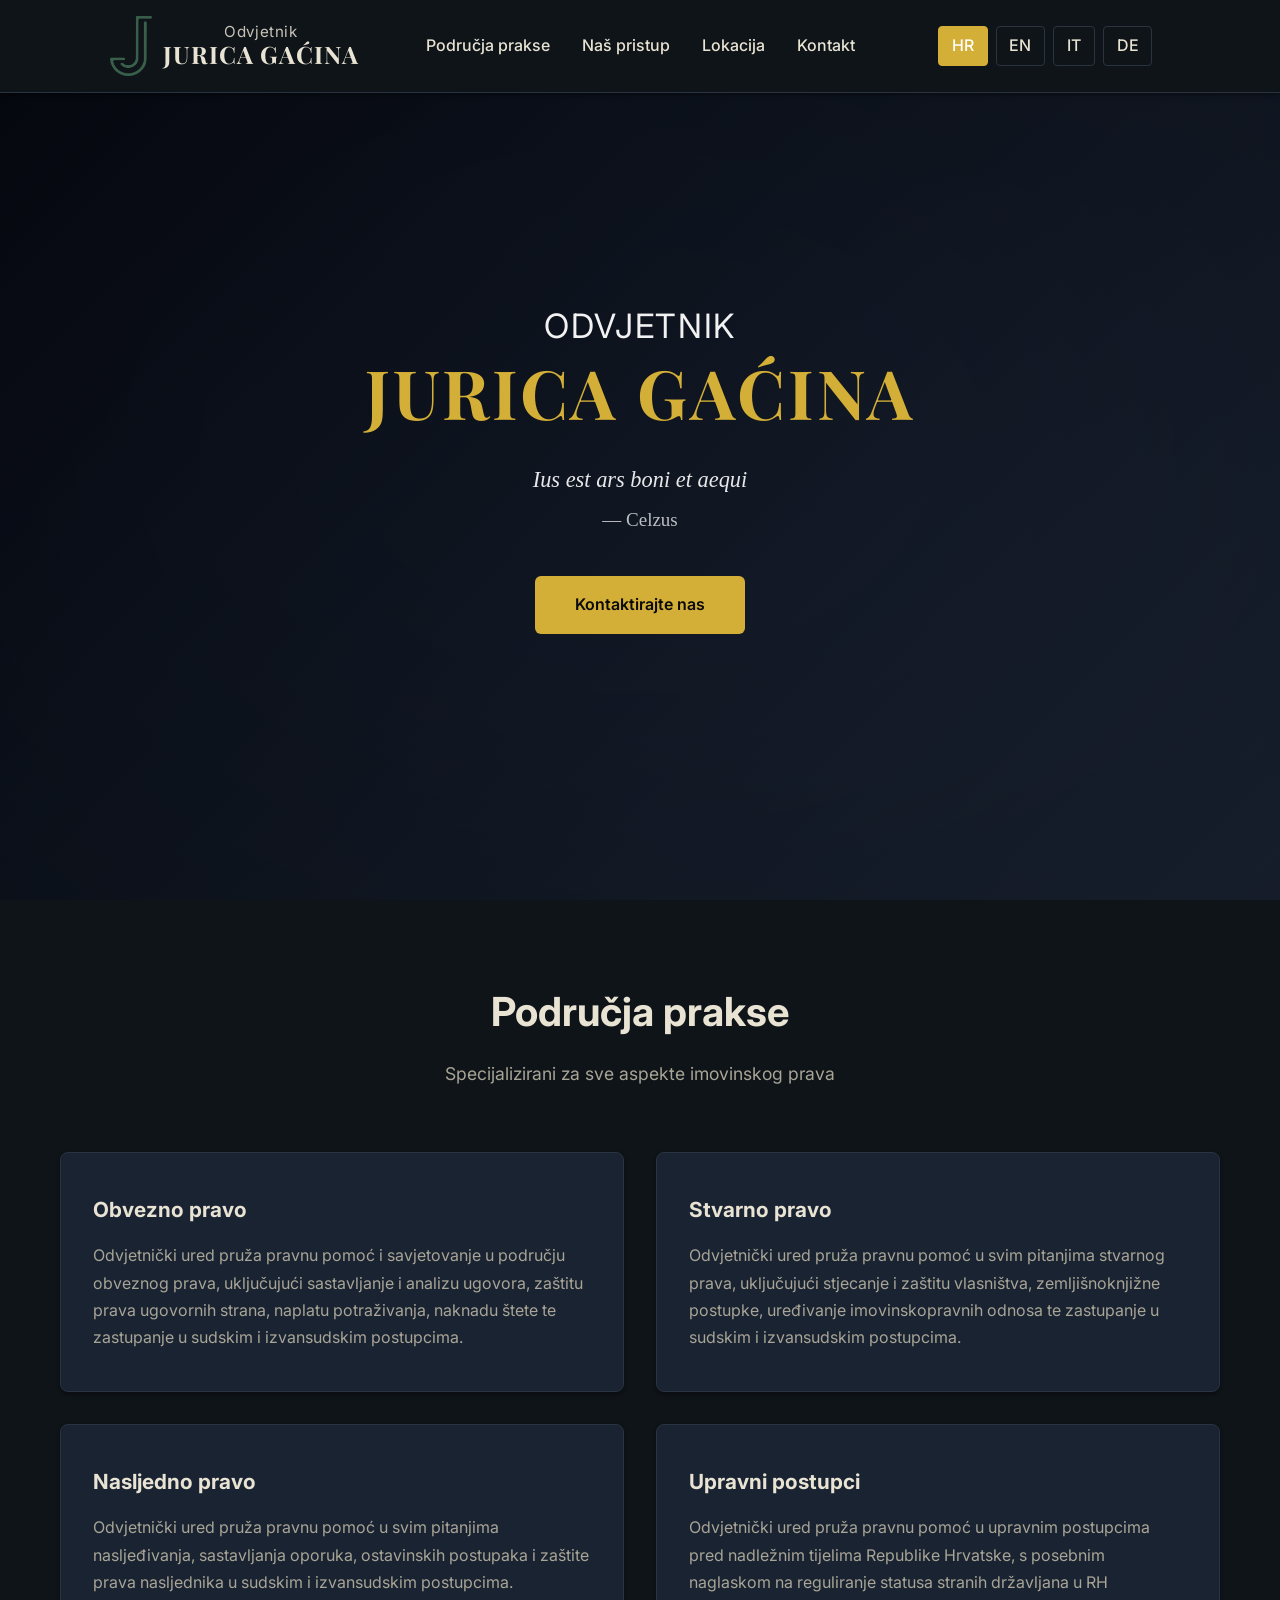
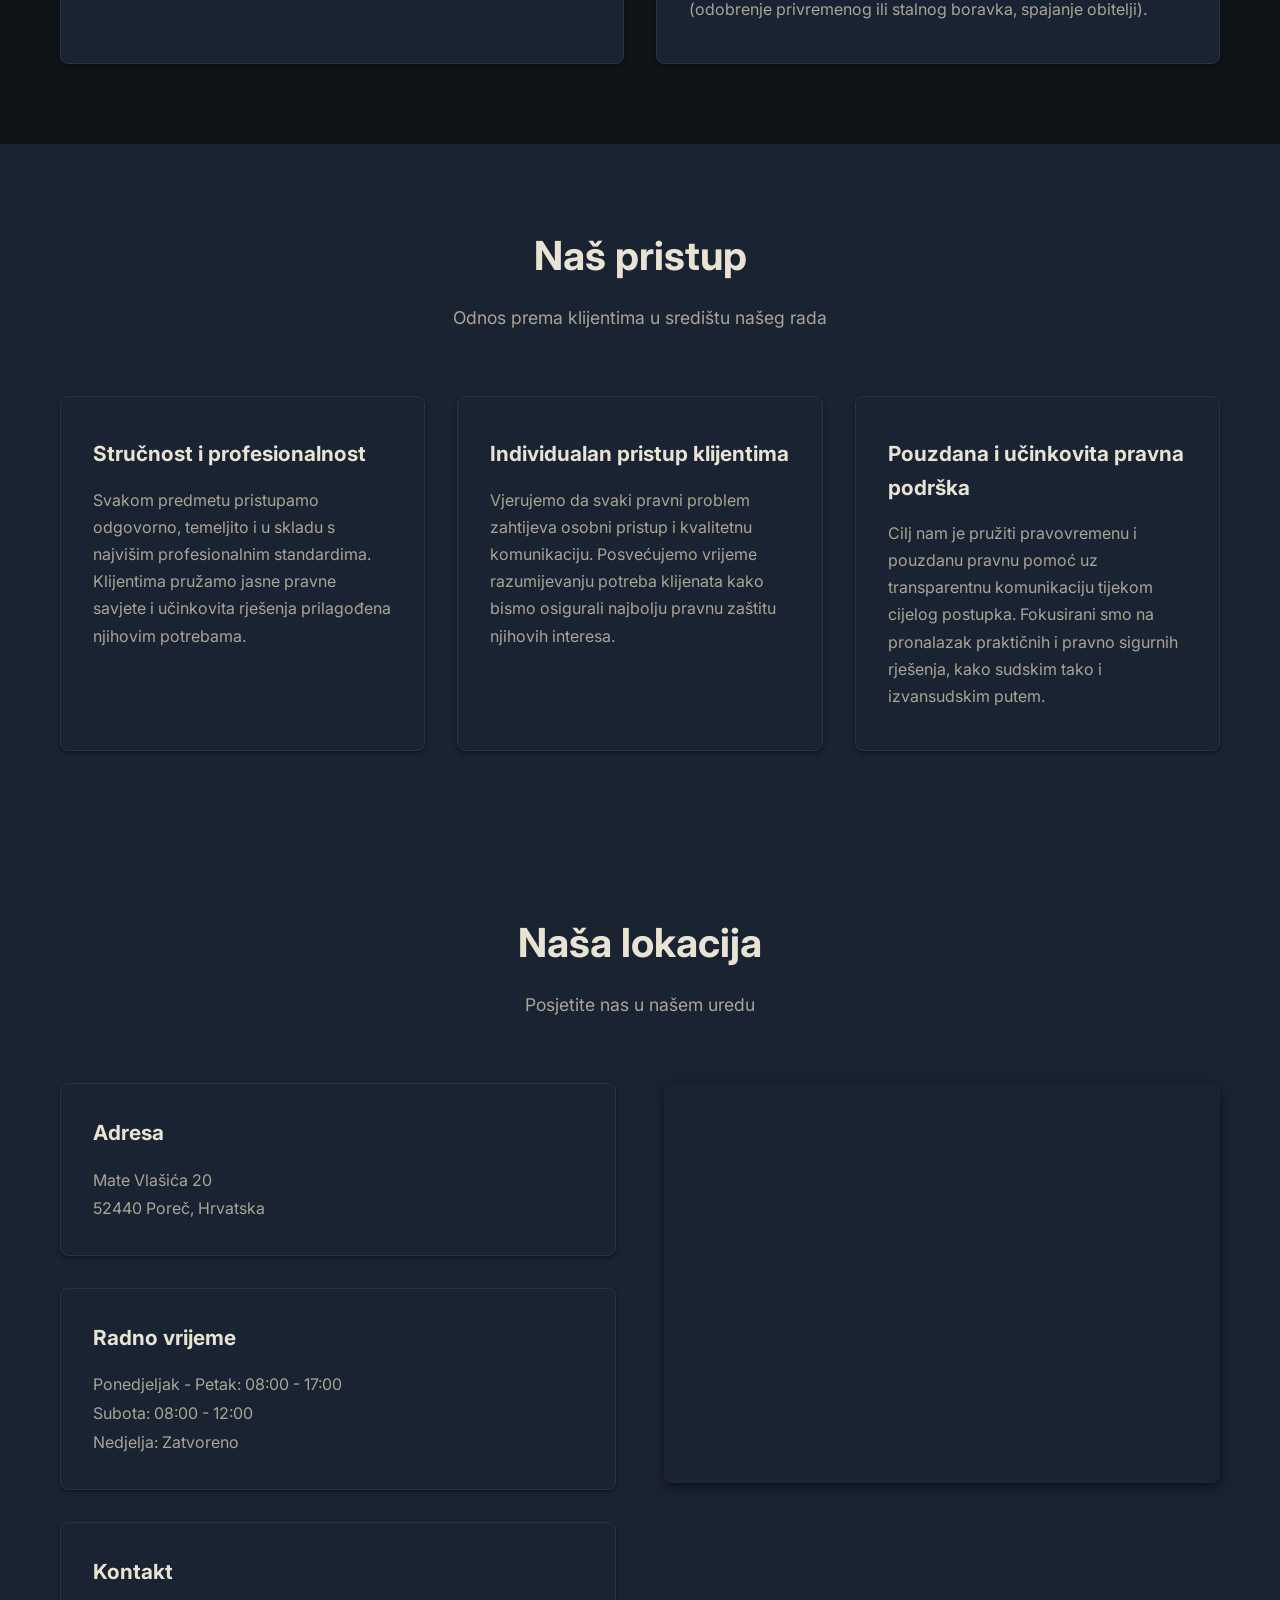
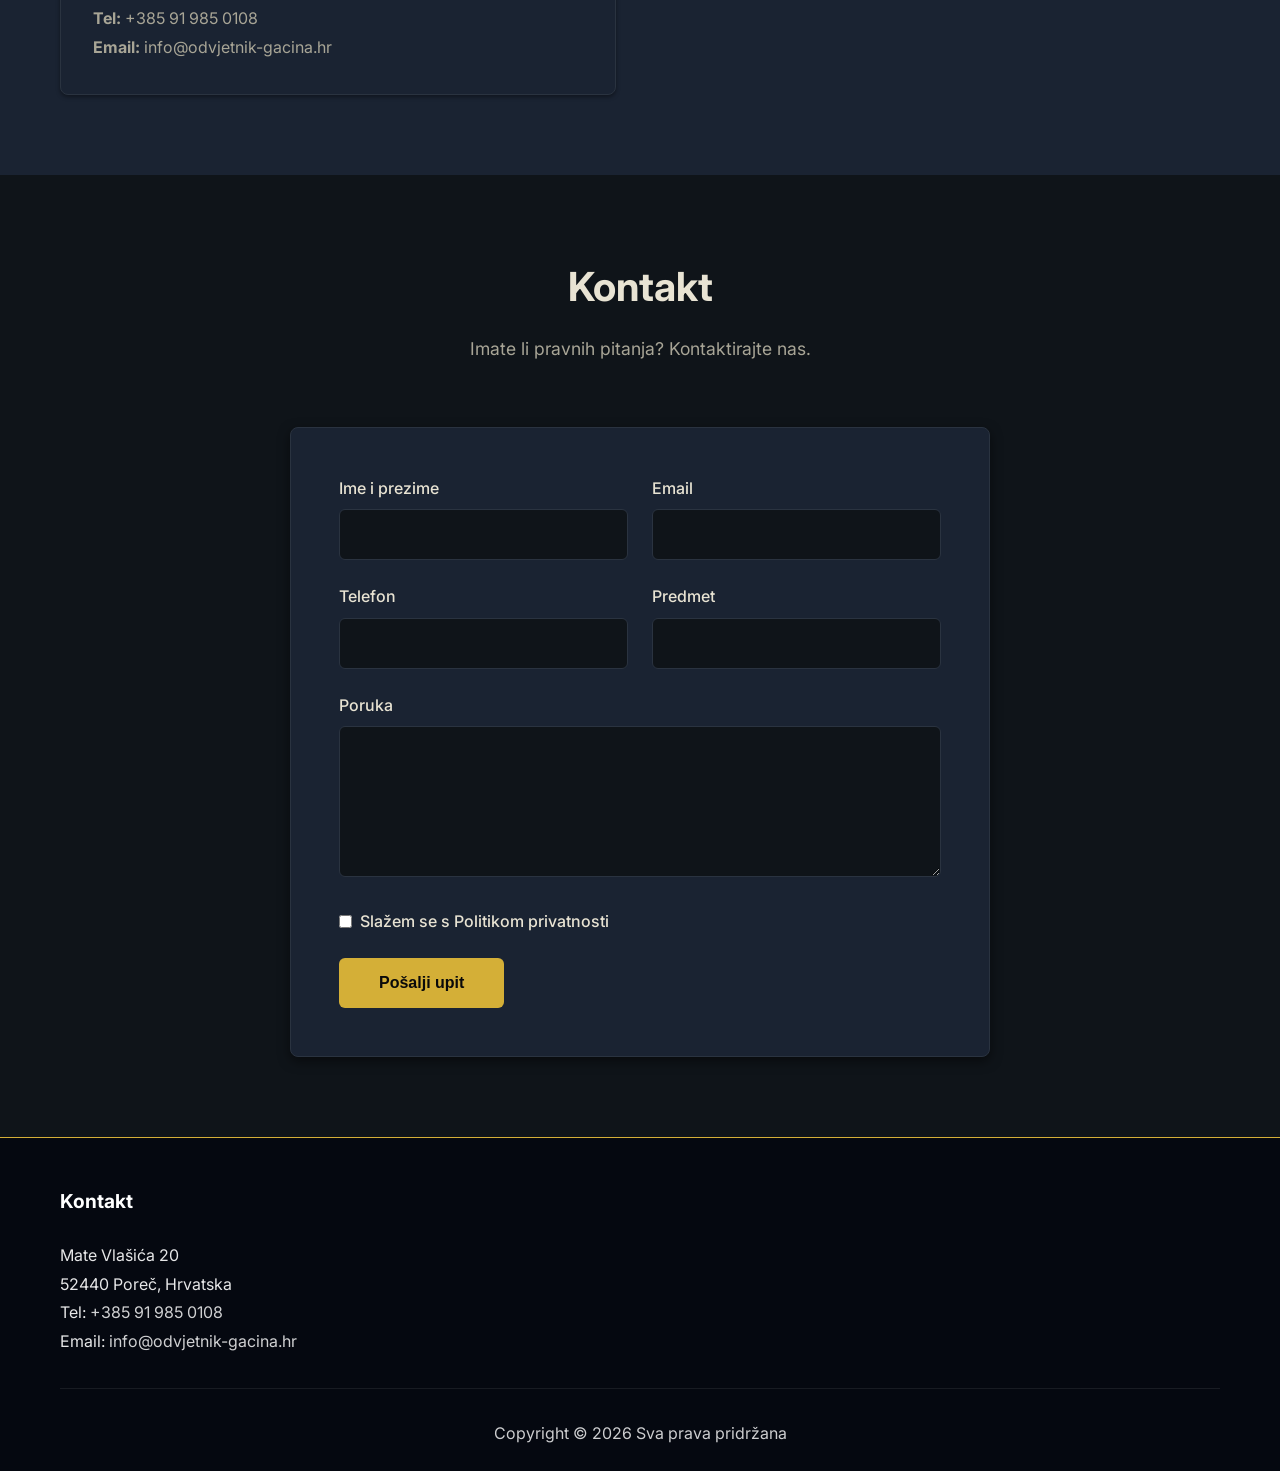
<file: index.html>
<!DOCTYPE html>
<!--
  SOURCE TEMPLATE — do not edit the generated index.html / en|it|de/index.html.
  Edit this file (structure) and translations.js (content), then run: node build.js
  Tokens ({{...}}) and every data-i18n element are filled in per language by build.js.
-->
<html lang="hr" data-theme="midnight" data-presentation="true">
<head>
    <meta charset="UTF-8">
    <meta name="viewport" content="width=device-width, initial-scale=1.0">
    <title>Odvjetnik Poreč – Jurica Gaćina | Imovinsko pravo</title>
    <meta name="description" content="Odvjetnik u Poreču – Jurica Gaćina. Imovinsko pravo: kupoprodaja nekretnina, nasljeđivanje, ugovori i pravni sporovi.">
    <meta name="keywords" content="odvjetnik Poreč, odvjetnik Porec, odvjetnički ured Poreč, imovinsko pravo Poreč, pravnik Poreč, odvjetnik Jurica Gaćina">
    <meta name="author" content="Jurica Gaćina">
    <meta name="robots" content="index, follow">
    <meta name="theme-color" content="#0f1821">
    <link rel="canonical" href="https://odvjetnik-gacina.hr/">

    <!-- Alternate language versions -->
    <link rel="alternate" hreflang="hr" href="https://odvjetnik-gacina.hr/">
    <link rel="alternate" hreflang="en" href="https://odvjetnik-gacina.hr/en/">
    <link rel="alternate" hreflang="it" href="https://odvjetnik-gacina.hr/it/">
    <link rel="alternate" hreflang="de" href="https://odvjetnik-gacina.hr/de/">
    <link rel="alternate" hreflang="x-default" href="https://odvjetnik-gacina.hr/">

    <!-- Open Graph (social sharing) -->
    <meta property="og:type" content="website">
    <meta property="og:site_name" content="Odvjetnik Jurica Gaćina">
    <meta property="og:title" content="Odvjetnik Poreč – Jurica Gaćina | Imovinsko pravo">
    <meta property="og:description" content="Odvjetnik u Poreču – Jurica Gaćina. Imovinsko pravo: kupoprodaja nekretnina, nasljeđivanje, ugovori i pravni sporovi.">
    <meta property="og:url" content="https://odvjetnik-gacina.hr/">
    <meta property="og:image" content="https://odvjetnik-gacina.hr/img/logo/FullLogo_Transparent_NoBuffer.png">
    <meta property="og:image:alt" content="Odvjetnik Jurica Gaćina">
    <meta property="og:locale" content="hr_HR">
    <meta property="og:locale:alternate" content="en_US">
    <meta property="og:locale:alternate" content="it_IT">
    <meta property="og:locale:alternate" content="de_DE">

    <!-- Twitter Card -->
    <meta name="twitter:card" content="summary">
    <meta name="twitter:title" content="Odvjetnik Poreč – Jurica Gaćina | Imovinsko pravo">
    <meta name="twitter:description" content="Odvjetnik u Poreču – Jurica Gaćina. Imovinsko pravo: kupoprodaja nekretnina, nasljeđivanje, ugovori i pravni sporovi.">
    <meta name="twitter:image" content="https://odvjetnik-gacina.hr/img/logo/FullLogo_Transparent_NoBuffer.png">

    <link rel="icon" type="image/png" href="/img/logo/FullLogo_Transparent_NoBuffer.png">
    <link rel="apple-touch-icon" href="/img/logo/FullLogo_Transparent_NoBuffer.png">
    <!-- Preload the self-hosted default name font so the name renders in Playfair
         on first paint (no fallback-to-Playfair swap). -->
    <link rel="preload" as="font" type="font/woff2" href="/fonts/playfair-display-700-latin.woff2" crossorigin>
    <link rel="preload" as="font" type="font/woff2" href="/fonts/playfair-display-700-latin-ext.woff2" crossorigin>
    <link rel="stylesheet" href="/styles.css">
    <link rel="preconnect" href="https://fonts.googleapis.com">
    <link rel="preconnect" href="https://fonts.gstatic.com" crossorigin>
    <link rel="preconnect" href="https://images.unsplash.com">
    <link href="https://fonts.googleapis.com/css2?family=Inter:wght@300;400;500;600;700&display=swap" rel="stylesheet">

    <!-- Structured data for local SEO (rich results in Google).
         NOTE: streetAddress, telephone, email and geo coordinates below are
         placeholders — replace them with the real office details. -->
    <script type="application/ld+json">
    {
      "@context": "https://schema.org",
      "@type": "Attorney",
      "@id": "https://odvjetnik-gacina.hr/#attorney",
      "name": "Odvjetnik Jurica Gaćina",
      "alternateName": "Odvjetnik Jurica Gacina",
      "url": "https://odvjetnik-gacina.hr/",
      "image": "https://odvjetnik-gacina.hr/img/logo/FullLogo_Transparent_NoBuffer.png",
      "logo": "https://odvjetnik-gacina.hr/img/logo/FullLogo_Transparent_NoBuffer.png",
      "description": "Odvjetnik u Poreču – Jurica Gaćina. Imovinsko pravo: kupoprodaja nekretnina, nasljeđivanje, ugovori i pravni sporovi.",
      "inLanguage": "hr",
      "telephone": "+385 91 985 0108",
      "email": "info@odvjetnik-gacina.hr",
      "priceRange": "$$",
      "knowsLanguage": ["hr", "en", "it", "de"],
      "address": {
        "@type": "PostalAddress",
        "streetAddress": "Mate Vlašića 20",
        "addressLocality": "Poreč",
        "addressRegion": "Istarska županija",
        "postalCode": "52440",
        "addressCountry": "HR"
      },
      "geo": {
        "@type": "GeoCoordinates",
        "latitude": 45.226900,
        "longitude": 13.594400
      },
      "hasMap": "https://maps.app.goo.gl/TrtcnzNDRiWtmMmXA",
      "areaServed": {
        "@type": "Country",
        "name": "Hrvatska"
      },
      "openingHoursSpecification": [
        {
          "@type": "OpeningHoursSpecification",
          "dayOfWeek": ["Monday", "Tuesday", "Wednesday", "Thursday", "Friday"],
          "opens": "08:00",
          "closes": "17:00"
        },
        {
          "@type": "OpeningHoursSpecification",
          "dayOfWeek": "Saturday",
          "opens": "08:00",
          "closes": "12:00"
        }
      ]
    }
    </script>
</head>
<body>
    <!-- Navigation -->
    <header class="site-header">
        <nav class="navbar" id="navbar">
            <div class="container">
                <div class="nav-content">
                    <a href="#home" class="logo">
                        <img class="logo-icon" src="/img/logo/FullLogo_Transparent_NoBuffer.png" alt="Jurica Gaćina logo" width="1280" height="1860" decoding="async">
                        <span class="logo-text">
                            <span class="logo-role">Odvjetnik</span>
                            <span class="logo-name">Jurica Gaćina</span>
                        </span>
                    </a>
                    <div class="nav-right">
                        <ul class="nav-links">
                            <li><a href="#practice">Područja prakse</a></li>
                            <li><a href="#approach">Naš pristup</a></li>
                            <li><a href="#location">Lokacija</a></li>
                            <li><a href="#contact">Kontakt</a></li>
                        </ul>
                        <div class="language-switcher">
                            <a class="lang-btn active" data-lang="hr" href="/">HR</a>
                            <a class="lang-btn" data-lang="en" href="/en/">EN</a>
                            <a class="lang-btn" data-lang="it" href="/it/">IT</a>
                            <a class="lang-btn" data-lang="de" href="/de/">DE</a>
                        </div>
                        <select id="language-select" class="language-select" aria-label="Select language">
                            <option value="/" data-lang="hr" selected>HR</option>
                            <option value="/en/" data-lang="en">EN</option>
                            <option value="/it/" data-lang="it">IT</option>
                            <option value="/de/" data-lang="de">DE</option>
                        </select>
                        <button class="mobile-menu-toggle" aria-label="Toggle menu">
                            <span></span>
                            <span></span>
                            <span></span>
                        </button>
                    </div>
                </div>
            </div>
        </nav>
    </header>

    <!-- Hero Section -->
    <section id="home" class="hero">
        <div class="container">
            <div class="hero-content">
                <h1 class="hero-heading">
                    <span class="hero-title">Odvjetnik</span>
                    <span class="hero-name">Jurica Gaćina</span>
                </h1>
                <p class="hero-quote">
                    <em>Ius est ars boni et aequi</em>
                    <span class="hero-quote-author">— Celzus</span>
                </p>
                <a href="#contact" class="btn btn-primary">Kontaktirajte nas</a>
            </div>
        </div>
        <div class="hero-overlay"></div>
    </section>

    <!-- Practice Areas Section -->
    <section id="practice" class="section practice-section">
        <div class="container">
            <div class="section-header">
                <h2>Područja prakse</h2>
                <p>Specijalizirani za sve aspekte imovinskog prava</p>
            </div>
            <div class="practice-grid">
                <div class="practice-card">
                    <h3>Obvezno pravo</h3>
                    <p>Odvjetnički ured pruža pravnu pomoć i savjetovanje u području obveznog prava, uključujući sastavljanje i analizu ugovora, zaštitu prava ugovornih strana, naplatu potraživanja, naknadu štete te zastupanje u sudskim i izvansudskim postupcima.</p>
                </div>
                <div class="practice-card">
                    <h3>Stvarno pravo</h3>
                    <p>Odvjetnički ured pruža pravnu pomoć u svim pitanjima stvarnog prava, uključujući stjecanje i zaštitu vlasništva, zemljišnoknjižne postupke, uređivanje imovinskopravnih odnosa te zastupanje u sudskim i izvansudskim postupcima.</p>
                </div>
                <div class="practice-card">
                    <h3>Nasljedno pravo</h3>
                    <p>Odvjetnički ured pruža pravnu pomoć u svim pitanjima nasljeđivanja, sastavljanja oporuka, ostavinskih postupaka i zaštite prava nasljednika u sudskim i izvansudskim postupcima.</p>
                </div>
                <div class="practice-card">
                    <h3>Upravni postupci</h3>
                    <p>Odvjetnički ured pruža pravnu pomoć u upravnim postupcima pred nadležnim tijelima Republike Hrvatske, s posebnim naglaskom na reguliranje statusa stranih državljana u RH (odobrenje privremenog ili stalnog boravka, spajanje obitelji).</p>
                </div>
            </div>
        </div>
    </section>

    <!-- Approach Section -->
    <section id="approach" class="section approach-section">
        <div class="container">
            <div class="section-header">
                <h2>Naš pristup</h2>
                <p>Odnos prema klijentima u središtu našeg rada</p>
            </div>
            <div class="practice-grid">
                <div class="practice-card">
                    <h3>Stručnost i profesionalnost</h3>
                    <p>Svakom predmetu pristupamo odgovorno, temeljito i u skladu s najvišim profesionalnim standardima. Klijentima pružamo jasne pravne savjete i učinkovita rješenja prilagođena njihovim potrebama.</p>
                </div>
                <div class="practice-card">
                    <h3>Individualan pristup klijentima</h3>
                    <p>Vjerujemo da svaki pravni problem zahtijeva osobni pristup i kvalitetnu komunikaciju. Posvećujemo vrijeme razumijevanju potreba klijenata kako bismo osigurali najbolju pravnu zaštitu njihovih interesa.</p>
                </div>
                <div class="practice-card">
                    <h3>Pouzdana i učinkovita pravna podrška</h3>
                    <p>Cilj nam je pružiti pravovremenu i pouzdanu pravnu pomoć uz transparentnu komunikaciju tijekom cijelog postupka. Fokusirani smo na pronalazak praktičnih i pravno sigurnih rješenja, kako sudskim tako i izvansudskim putem.</p>
                </div>
            </div>
        </div>
    </section>

    <!-- Location Section -->
    <section id="location" class="section location-section">
        <div class="container">
            <div class="section-header">
                <h2>Naša lokacija</h2>
                <p>Posjetite nas u našem uredu</p>
            </div>
            <div class="location-content">
                <div class="location-info">
                    <div class="info-item">
                        <h3>Adresa</h3>
                        <p id="office-address">
                            Mate Vlašića 20<br>
                            52440 <span>Poreč</span>, <span>Hrvatska</span>
                        </p>
                    </div>
                    <div class="info-item">
                        <h3>Radno vrijeme</h3>
                        <p id="office-hours">
                            <span>Ponedjeljak - Petak: 08:00 - 17:00</span><br>
                            <span>Subota: 08:00 - 12:00</span><br>
                            <span>Nedjelja: Zatvoreno</span>
                        </p>
                    </div>
                    <div class="info-item">
                        <h3>Kontakt</h3>
                        <p id="office-contact">
                            <strong>Tel:</strong> <a href="tel:+385919850108">+385 91 985 0108</a><br>
                            <strong>Email:</strong> <a href="mailto:info@odvjetnik-gacina.hr">info@odvjetnik-gacina.hr</a>
                        </p>
                    </div>
                </div>
                <div class="location-map">
                    <div class="map-placeholder">
                        <iframe
                            src="https://www.google.com/maps/embed?pb=!1m18!1m12!1m3!1d2703.7477061986474!2d13.602745275962153!3d45.23062684899321!2m3!1f0!2f0!3f0!3m2!1i1024!2i768!4f13.1!3m3!1m2!1s0x477c9700b0893361%3A0x5e7925adca3f9f8e!2sOdvjetnik%20Jurica%20Ga%C4%87ina!5e1!3m2!1sen!2shr!4v1781525818409!5m2!1sen!2shr"
                            width="100%"
                            height="400"
                            style="border:0;"
                            loading="lazy"
                            tabindex="-1"
                            aria-hidden="true"
                            referrerpolicy="no-referrer-when-downgrade">
                        </iframe>
                        <a class="map-overlay" href="https://maps.app.goo.gl/iYdJqwgYqQkV1yTT7" target="_blank" rel="noopener">
                            <span class="sr-only">Otvori lokaciju u Google Mapama</span>
                        </a>
                    </div>
                </div>
            </div>
        </div>
    </section>

    <!-- Contact Section -->
    <section id="contact" class="section contact-section">
        <div class="container">
            <div class="section-header">
                <h2>Kontakt</h2>
                <p>Imate li pravnih pitanja? Kontaktirajte nas.</p>
            </div>
            <div class="contact-content">
                <form id="contact-form" class="contact-form">
                    <div class="form-row">
                        <div class="form-group">
                            <label for="name">Ime i prezime</label>
                            <input type="text" id="name" name="name" required>
                        </div>
                        <div class="form-group">
                            <label for="email">Email</label>
                            <input type="email" id="email" name="email" required>
                        </div>
                    </div>
                    <div class="form-row">
                        <div class="form-group">
                            <label for="phone">Telefon</label>
                            <input type="tel" id="phone" name="phone">
                        </div>
                        <div class="form-group">
                            <label for="subject">Predmet</label>
                            <input type="text" id="subject" name="subject" required>
                        </div>
                    </div>
                    <div class="form-group">
                        <label for="message">Poruka</label>
                        <textarea id="message" name="message" rows="6" required></textarea>
                    </div>
                    <div class="form-group checkbox-group">
                        <label>
                            <input type="checkbox" id="privacy" name="privacy" required>
                            <span>Slažem se s Politikom privatnosti</span>
                        </label>
                    </div>
                    <button type="submit" class="btn btn-primary">Pošalji upit</button>
                    <div id="form-message" class="form-message"></div>
                </form>
            </div>
        </div>
    </section>

    <!-- Footer -->
    <footer class="footer">
        <div class="container">
            <div class="footer-content">
                <div class="footer-col">
                    <h4>Kontakt</h4>
                    <p>
                        Mate Vlašića 20<br>
                        52440 <span>Poreč</span>, <span>Hrvatska</span><br>
                        Tel: <a href="tel:+385919850108">+385 91 985 0108</a><br>
                        Email: <a href="mailto:info@odvjetnik-gacina.hr">info@odvjetnik-gacina.hr</a>
                    </p>
                </div>
            </div>
            <div class="footer-bottom">
                <p>Copyright © <span id="current-year"></span> <span>Sva prava pridržana</span></p>
            </div>
        </div>
    </footer>

    <script src="/app.js"></script>
</body>
</html>
</file>
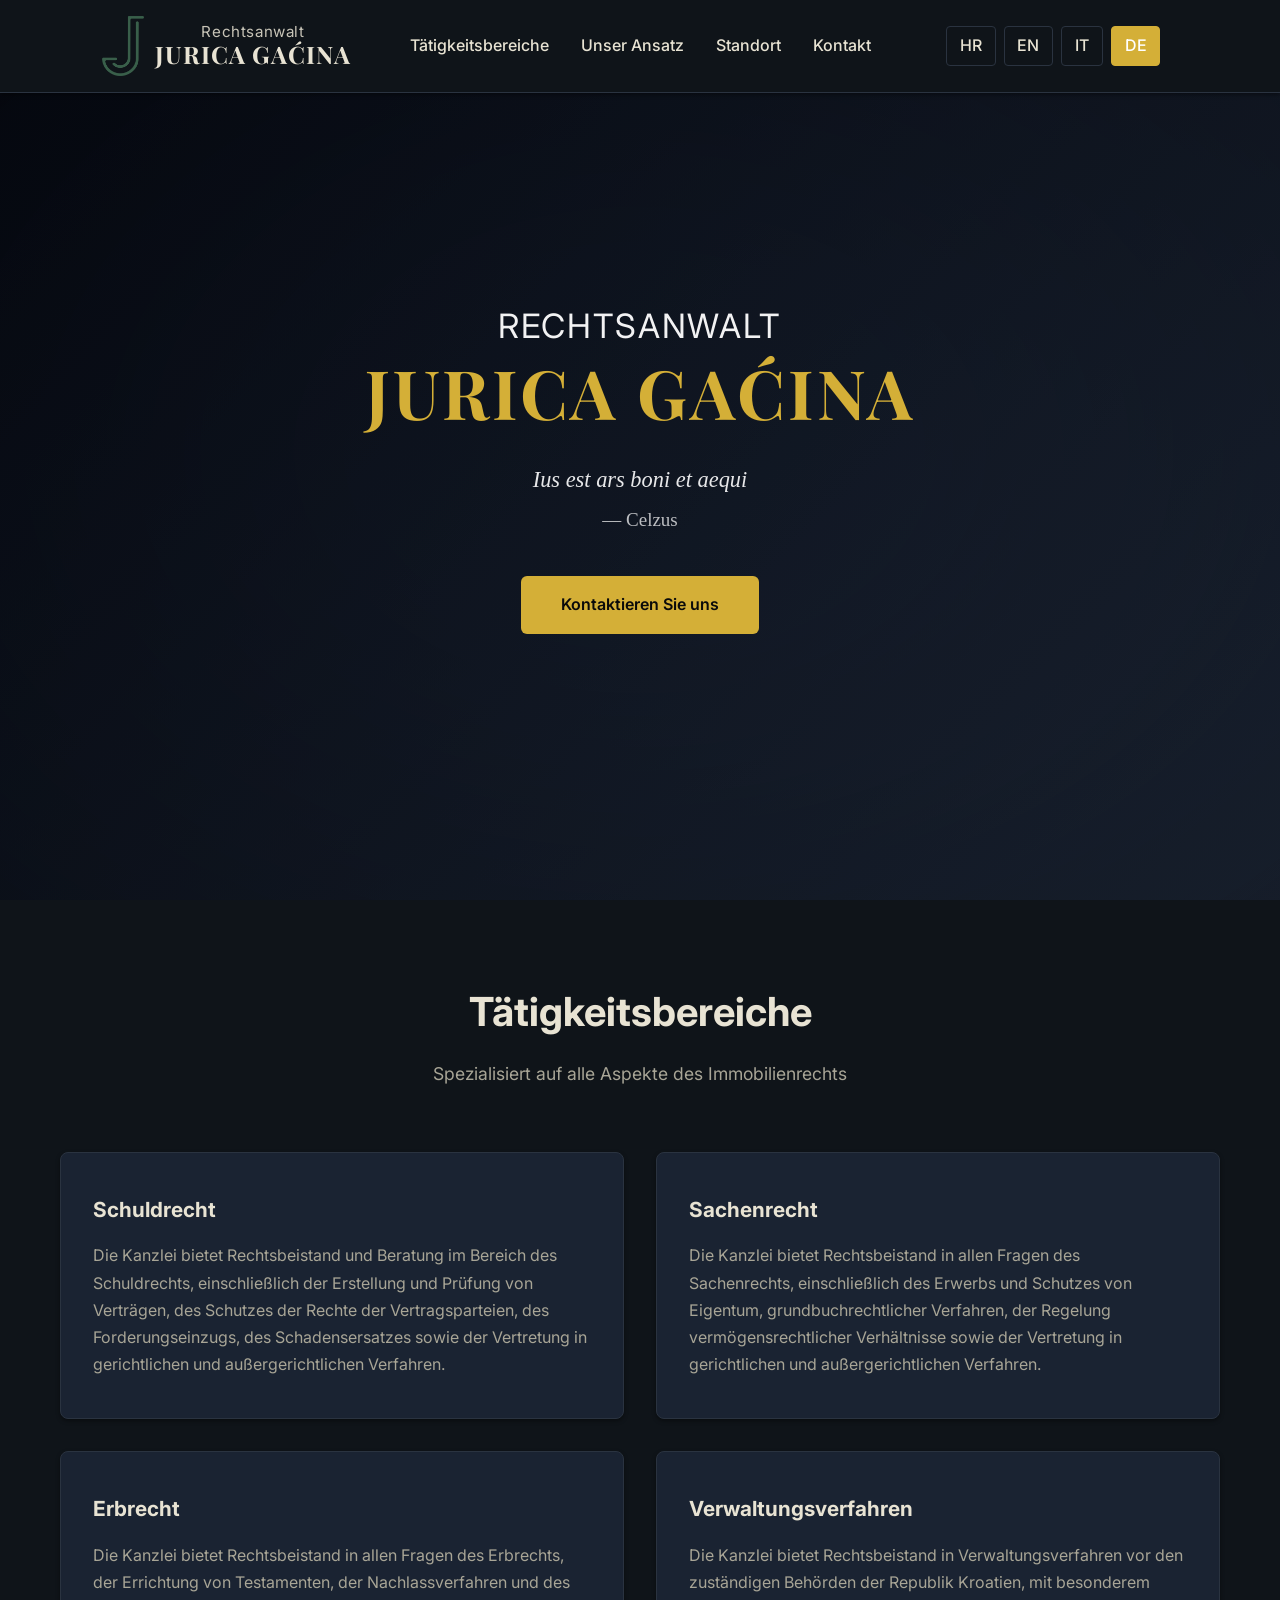
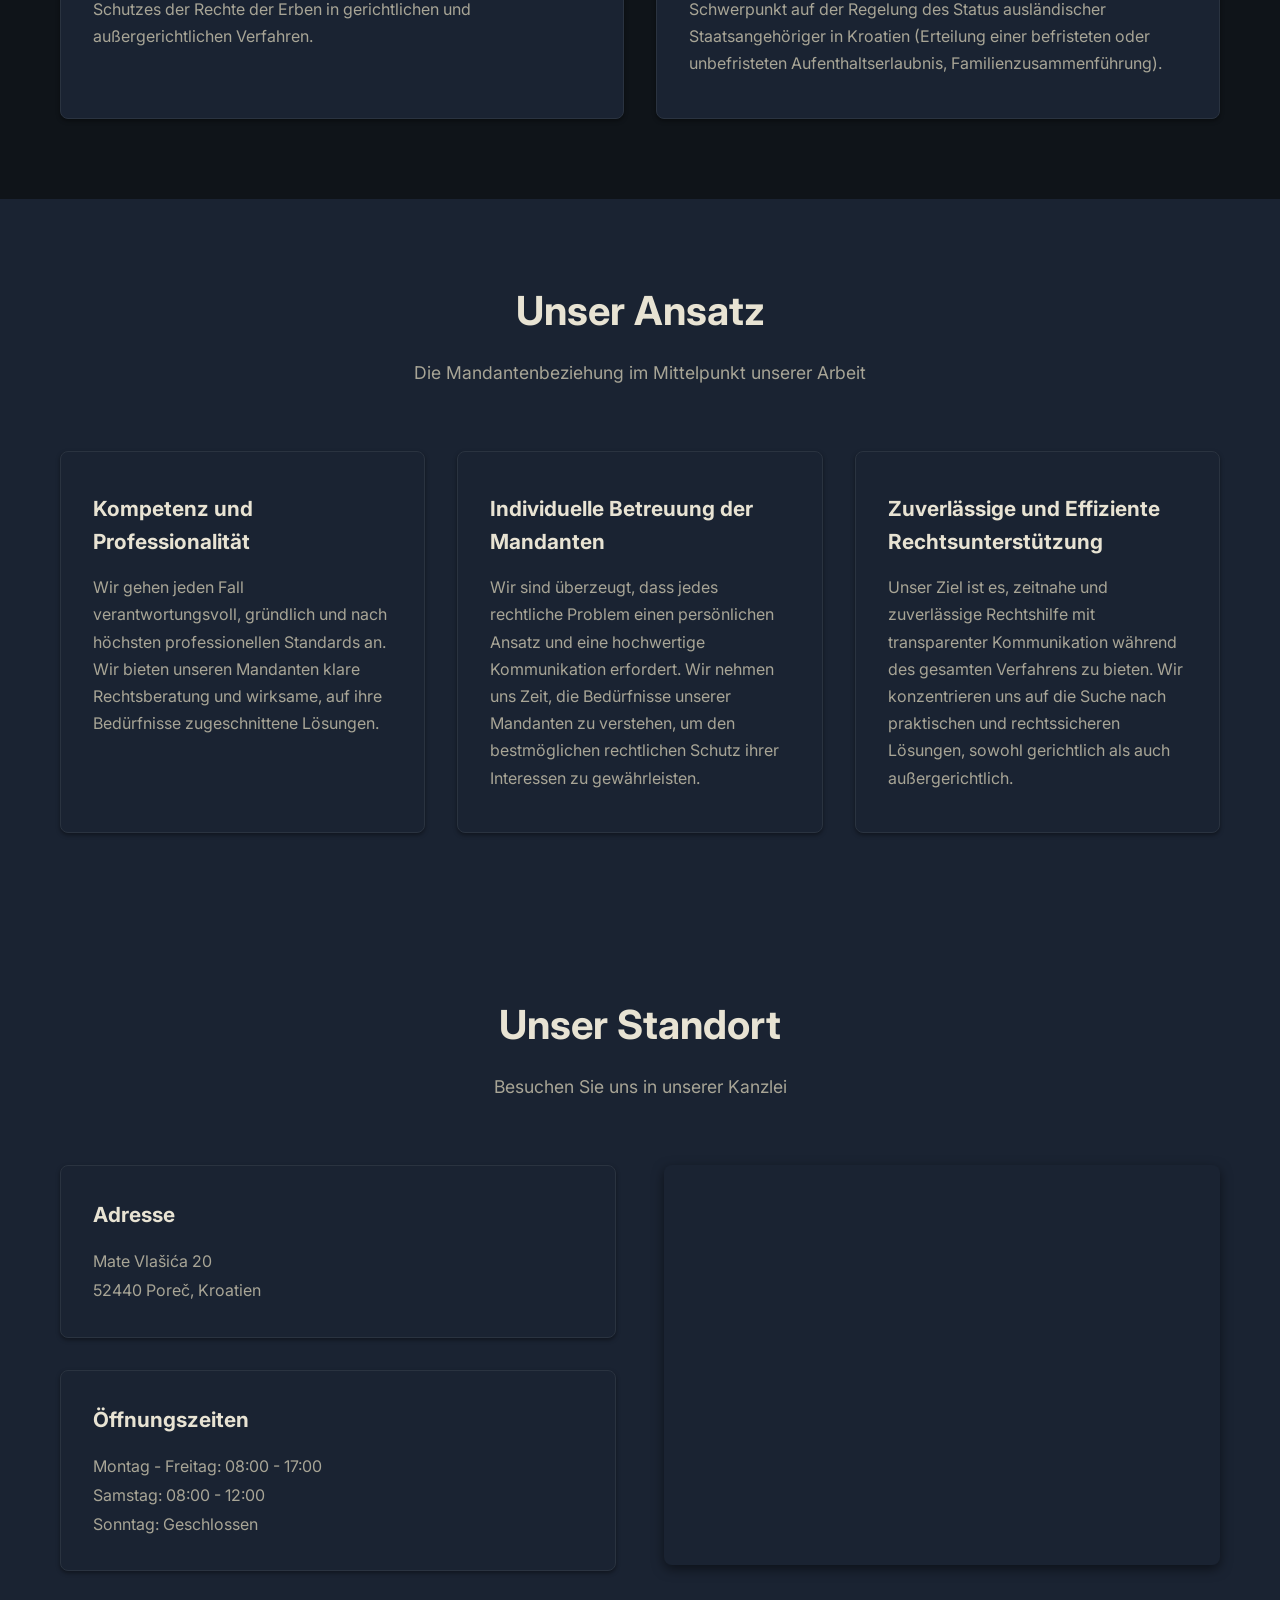
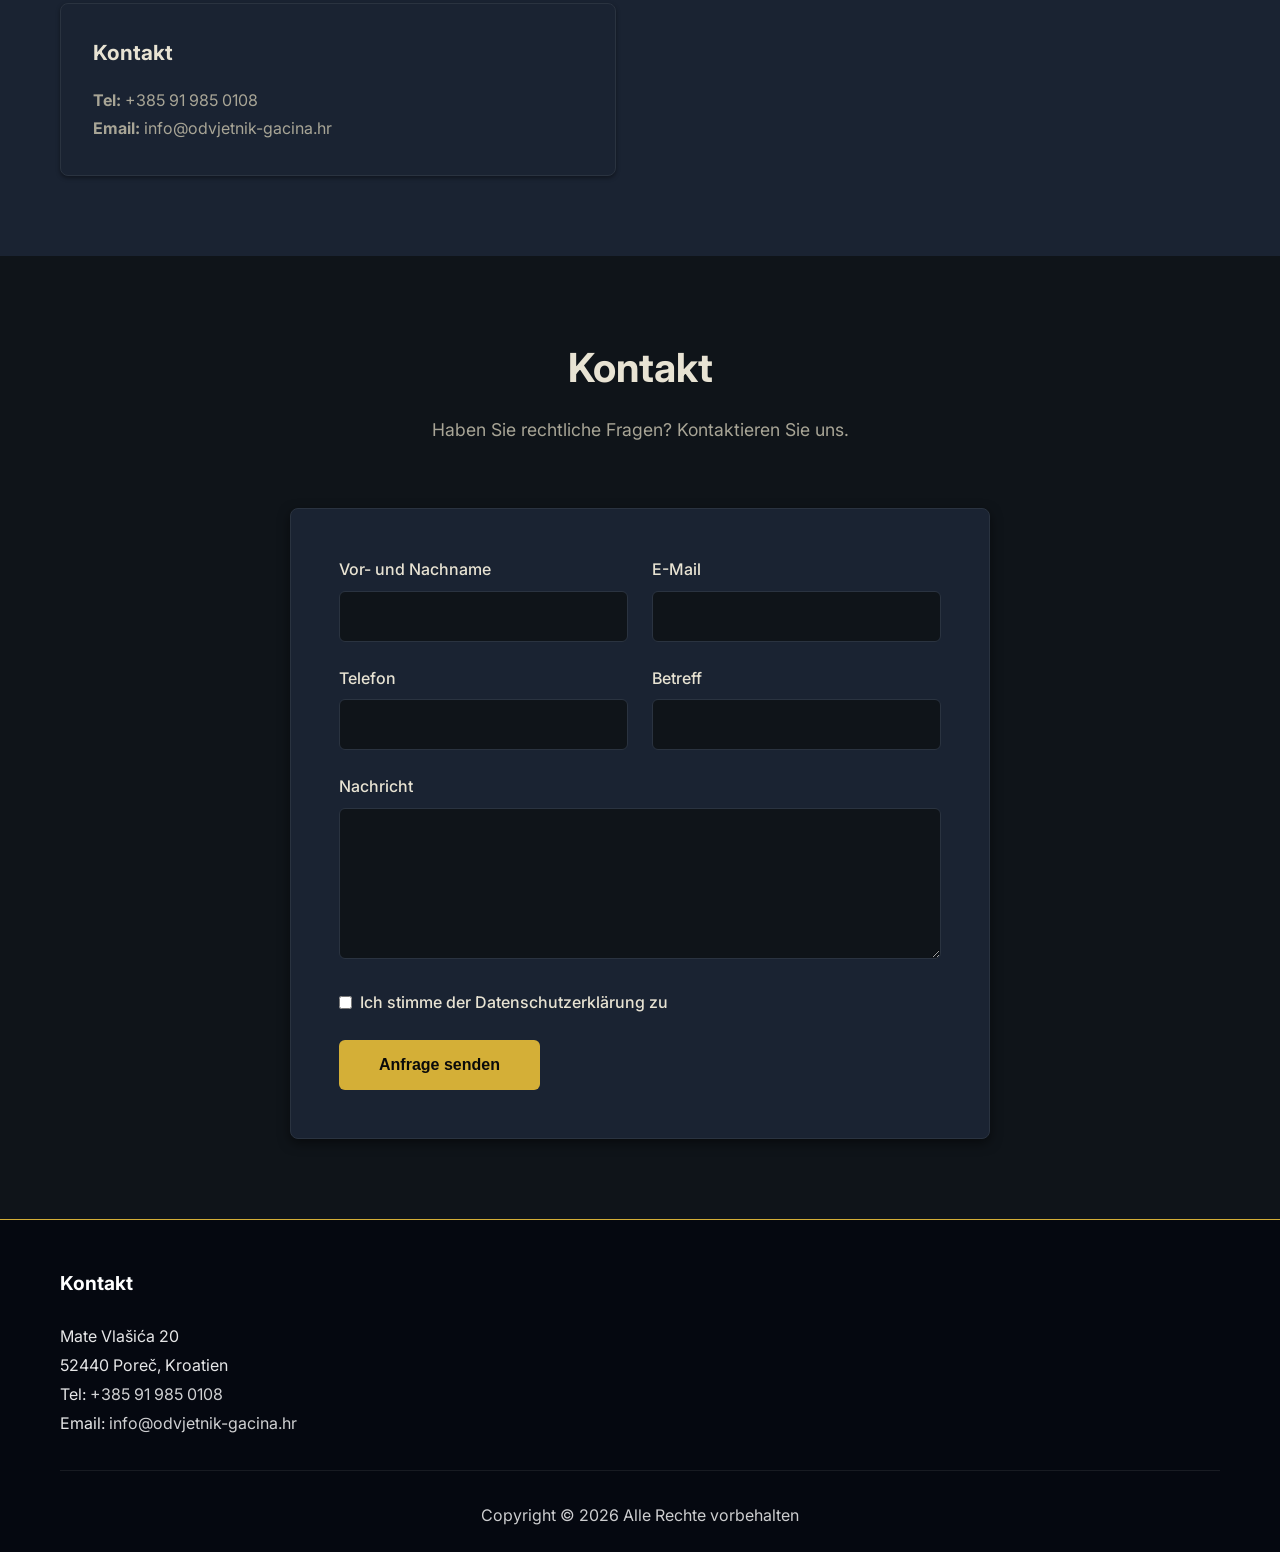
<file: de/index.html>
<!DOCTYPE html>
<!--
  SOURCE TEMPLATE — do not edit the generated index.html / en|it|de/index.html.
  Edit this file (structure) and translations.js (content), then run: node build.js
  Tokens ({{...}}) and every data-i18n element are filled in per language by build.js.
-->
<html lang="de" data-theme="midnight" data-presentation="true">
<head>
    <meta charset="UTF-8">
    <meta name="viewport" content="width=device-width, initial-scale=1.0">
    <title>Rechtsanwalt in Poreč – Jurica Gaćina | Immobilienrecht</title>
    <meta name="description" content="Rechtsanwalt in Poreč – Jurica Gaćina. Immobilienrecht: Immobilienkauf, Erbschaft, Verträge und Rechtsstreitigkeiten.">
    <meta name="keywords" content="Rechtsanwalt Poreč, Rechtsanwalt Porec, Anwalt Poreč, Anwalt Kroatien Istrien, Immobilienrecht Poreč">
    <meta name="author" content="Jurica Gaćina">
    <meta name="robots" content="index, follow">
    <meta name="theme-color" content="#0f1821">
    <link rel="canonical" href="https://odvjetnik-gacina.hr/de/">

    <!-- Alternate language versions -->
    <link rel="alternate" hreflang="hr" href="https://odvjetnik-gacina.hr/">
    <link rel="alternate" hreflang="en" href="https://odvjetnik-gacina.hr/en/">
    <link rel="alternate" hreflang="it" href="https://odvjetnik-gacina.hr/it/">
    <link rel="alternate" hreflang="de" href="https://odvjetnik-gacina.hr/de/">
    <link rel="alternate" hreflang="x-default" href="https://odvjetnik-gacina.hr/">

    <!-- Open Graph (social sharing) -->
    <meta property="og:type" content="website">
    <meta property="og:site_name" content="Odvjetnik Jurica Gaćina">
    <meta property="og:title" content="Rechtsanwalt in Poreč – Jurica Gaćina | Immobilienrecht">
    <meta property="og:description" content="Rechtsanwalt in Poreč – Jurica Gaćina. Immobilienrecht: Immobilienkauf, Erbschaft, Verträge und Rechtsstreitigkeiten.">
    <meta property="og:url" content="https://odvjetnik-gacina.hr/de/">
    <meta property="og:image" content="https://odvjetnik-gacina.hr/img/logo/FullLogo_Transparent_NoBuffer.png">
    <meta property="og:image:alt" content="Odvjetnik Jurica Gaćina">
    <meta property="og:locale" content="de_DE">
    <meta property="og:locale:alternate" content="hr_HR">
    <meta property="og:locale:alternate" content="en_US">
    <meta property="og:locale:alternate" content="it_IT">

    <!-- Twitter Card -->
    <meta name="twitter:card" content="summary">
    <meta name="twitter:title" content="Rechtsanwalt in Poreč – Jurica Gaćina | Immobilienrecht">
    <meta name="twitter:description" content="Rechtsanwalt in Poreč – Jurica Gaćina. Immobilienrecht: Immobilienkauf, Erbschaft, Verträge und Rechtsstreitigkeiten.">
    <meta name="twitter:image" content="https://odvjetnik-gacina.hr/img/logo/FullLogo_Transparent_NoBuffer.png">

    <link rel="icon" type="image/png" href="/img/logo/FullLogo_Transparent_NoBuffer.png">
    <link rel="apple-touch-icon" href="/img/logo/FullLogo_Transparent_NoBuffer.png">
    <!-- Preload the self-hosted default name font so the name renders in Playfair
         on first paint (no fallback-to-Playfair swap). -->
    <link rel="preload" as="font" type="font/woff2" href="/fonts/playfair-display-700-latin.woff2" crossorigin>
    <link rel="preload" as="font" type="font/woff2" href="/fonts/playfair-display-700-latin-ext.woff2" crossorigin>
    <link rel="stylesheet" href="/styles.css">
    <link rel="preconnect" href="https://fonts.googleapis.com">
    <link rel="preconnect" href="https://fonts.gstatic.com" crossorigin>
    <link rel="preconnect" href="https://images.unsplash.com">
    <link href="https://fonts.googleapis.com/css2?family=Inter:wght@300;400;500;600;700&display=swap" rel="stylesheet">

    <!-- Structured data for local SEO (rich results in Google).
         NOTE: streetAddress, telephone, email and geo coordinates below are
         placeholders — replace them with the real office details. -->
    <script type="application/ld+json">
    {
      "@context": "https://schema.org",
      "@type": "Attorney",
      "@id": "https://odvjetnik-gacina.hr/#attorney",
      "name": "Odvjetnik Jurica Gaćina",
      "alternateName": "Odvjetnik Jurica Gacina",
      "url": "https://odvjetnik-gacina.hr/",
      "image": "https://odvjetnik-gacina.hr/img/logo/FullLogo_Transparent_NoBuffer.png",
      "logo": "https://odvjetnik-gacina.hr/img/logo/FullLogo_Transparent_NoBuffer.png",
      "description": "Rechtsanwalt in Poreč – Jurica Gaćina. Immobilienrecht: Immobilienkauf, Erbschaft, Verträge und Rechtsstreitigkeiten.",
      "inLanguage": "de",
      "telephone": "+385 91 985 0108",
      "email": "info@odvjetnik-gacina.hr",
      "priceRange": "$$",
      "knowsLanguage": ["hr", "en", "it", "de"],
      "address": {
        "@type": "PostalAddress",
        "streetAddress": "Mate Vlašića 20",
        "addressLocality": "Poreč",
        "addressRegion": "Istarska županija",
        "postalCode": "52440",
        "addressCountry": "HR"
      },
      "geo": {
        "@type": "GeoCoordinates",
        "latitude": 45.226900,
        "longitude": 13.594400
      },
      "hasMap": "https://maps.app.goo.gl/TrtcnzNDRiWtmMmXA",
      "areaServed": {
        "@type": "Country",
        "name": "Hrvatska"
      },
      "openingHoursSpecification": [
        {
          "@type": "OpeningHoursSpecification",
          "dayOfWeek": ["Monday", "Tuesday", "Wednesday", "Thursday", "Friday"],
          "opens": "08:00",
          "closes": "17:00"
        },
        {
          "@type": "OpeningHoursSpecification",
          "dayOfWeek": "Saturday",
          "opens": "08:00",
          "closes": "12:00"
        }
      ]
    }
    </script>
</head>
<body>
    <!-- Navigation -->
    <header class="site-header">
        <nav class="navbar" id="navbar">
            <div class="container">
                <div class="nav-content">
                    <a href="#home" class="logo">
                        <img class="logo-icon" src="/img/logo/FullLogo_Transparent_NoBuffer.png" alt="Jurica Gaćina logo" width="1280" height="1860" decoding="async">
                        <span class="logo-text">
                            <span class="logo-role">Rechtsanwalt</span>
                            <span class="logo-name">Jurica Gaćina</span>
                        </span>
                    </a>
                    <div class="nav-right">
                        <ul class="nav-links">
                            <li><a href="#practice">Tätigkeitsbereiche</a></li>
                            <li><a href="#approach">Unser Ansatz</a></li>
                            <li><a href="#location">Standort</a></li>
                            <li><a href="#contact">Kontakt</a></li>
                        </ul>
                        <div class="language-switcher">
                            <a class="lang-btn" data-lang="hr" href="/">HR</a>
                            <a class="lang-btn" data-lang="en" href="/en/">EN</a>
                            <a class="lang-btn" data-lang="it" href="/it/">IT</a>
                            <a class="lang-btn active" data-lang="de" href="/de/">DE</a>
                        </div>
                        <select id="language-select" class="language-select" aria-label="Select language">
                            <option value="/" data-lang="hr">HR</option>
                            <option value="/en/" data-lang="en">EN</option>
                            <option value="/it/" data-lang="it">IT</option>
                            <option value="/de/" data-lang="de" selected>DE</option>
                        </select>
                        <button class="mobile-menu-toggle" aria-label="Toggle menu">
                            <span></span>
                            <span></span>
                            <span></span>
                        </button>
                    </div>
                </div>
            </div>
        </nav>
    </header>

    <!-- Hero Section -->
    <section id="home" class="hero">
        <div class="container">
            <div class="hero-content">
                <h1 class="hero-heading">
                    <span class="hero-title">Rechtsanwalt</span>
                    <span class="hero-name">Jurica Gaćina</span>
                </h1>
                <p class="hero-quote">
                    <em>Ius est ars boni et aequi</em>
                    <span class="hero-quote-author">— Celzus</span>
                </p>
                <a href="#contact" class="btn btn-primary">Kontaktieren Sie uns</a>
            </div>
        </div>
        <div class="hero-overlay"></div>
    </section>

    <!-- Practice Areas Section -->
    <section id="practice" class="section practice-section">
        <div class="container">
            <div class="section-header">
                <h2>Tätigkeitsbereiche</h2>
                <p>Spezialisiert auf alle Aspekte des Immobilienrechts</p>
            </div>
            <div class="practice-grid">
                <div class="practice-card">
                    <h3>Schuldrecht</h3>
                    <p>Die Kanzlei bietet Rechtsbeistand und Beratung im Bereich des Schuldrechts, einschließlich der Erstellung und Prüfung von Verträgen, des Schutzes der Rechte der Vertragsparteien, des Forderungseinzugs, des Schadensersatzes sowie der Vertretung in gerichtlichen und außergerichtlichen Verfahren.</p>
                </div>
                <div class="practice-card">
                    <h3>Sachenrecht</h3>
                    <p>Die Kanzlei bietet Rechtsbeistand in allen Fragen des Sachenrechts, einschließlich des Erwerbs und Schutzes von Eigentum, grundbuchrechtlicher Verfahren, der Regelung vermögensrechtlicher Verhältnisse sowie der Vertretung in gerichtlichen und außergerichtlichen Verfahren.</p>
                </div>
                <div class="practice-card">
                    <h3>Erbrecht</h3>
                    <p>Die Kanzlei bietet Rechtsbeistand in allen Fragen des Erbrechts, der Errichtung von Testamenten, der Nachlassverfahren und des Schutzes der Rechte der Erben in gerichtlichen und außergerichtlichen Verfahren.</p>
                </div>
                <div class="practice-card">
                    <h3>Verwaltungsverfahren</h3>
                    <p>Die Kanzlei bietet Rechtsbeistand in Verwaltungsverfahren vor den zuständigen Behörden der Republik Kroatien, mit besonderem Schwerpunkt auf der Regelung des Status ausländischer Staatsangehöriger in Kroatien (Erteilung einer befristeten oder unbefristeten Aufenthaltserlaubnis, Familienzusammenführung).</p>
                </div>
            </div>
        </div>
    </section>

    <!-- Approach Section -->
    <section id="approach" class="section approach-section">
        <div class="container">
            <div class="section-header">
                <h2>Unser Ansatz</h2>
                <p>Die Mandantenbeziehung im Mittelpunkt unserer Arbeit</p>
            </div>
            <div class="practice-grid">
                <div class="practice-card">
                    <h3>Kompetenz und Professionalität</h3>
                    <p>Wir gehen jeden Fall verantwortungsvoll, gründlich und nach höchsten professionellen Standards an. Wir bieten unseren Mandanten klare Rechtsberatung und wirksame, auf ihre Bedürfnisse zugeschnittene Lösungen.</p>
                </div>
                <div class="practice-card">
                    <h3>Individuelle Betreuung der Mandanten</h3>
                    <p>Wir sind überzeugt, dass jedes rechtliche Problem einen persönlichen Ansatz und eine hochwertige Kommunikation erfordert. Wir nehmen uns Zeit, die Bedürfnisse unserer Mandanten zu verstehen, um den bestmöglichen rechtlichen Schutz ihrer Interessen zu gewährleisten.</p>
                </div>
                <div class="practice-card">
                    <h3>Zuverlässige und Effiziente Rechtsunterstützung</h3>
                    <p>Unser Ziel ist es, zeitnahe und zuverlässige Rechtshilfe mit transparenter Kommunikation während des gesamten Verfahrens zu bieten. Wir konzentrieren uns auf die Suche nach praktischen und rechtssicheren Lösungen, sowohl gerichtlich als auch außergerichtlich.</p>
                </div>
            </div>
        </div>
    </section>

    <!-- Location Section -->
    <section id="location" class="section location-section">
        <div class="container">
            <div class="section-header">
                <h2>Unser Standort</h2>
                <p>Besuchen Sie uns in unserer Kanzlei</p>
            </div>
            <div class="location-content">
                <div class="location-info">
                    <div class="info-item">
                        <h3>Adresse</h3>
                        <p id="office-address">
                            Mate Vlašića 20<br>
                            52440 <span>Poreč</span>, <span>Kroatien</span>
                        </p>
                    </div>
                    <div class="info-item">
                        <h3>Öffnungszeiten</h3>
                        <p id="office-hours">
                            <span>Montag - Freitag: 08:00 - 17:00</span><br>
                            <span>Samstag: 08:00 - 12:00</span><br>
                            <span>Sonntag: Geschlossen</span>
                        </p>
                    </div>
                    <div class="info-item">
                        <h3>Kontakt</h3>
                        <p id="office-contact">
                            <strong>Tel:</strong> <a href="tel:+385919850108">+385 91 985 0108</a><br>
                            <strong>Email:</strong> <a href="mailto:info@odvjetnik-gacina.hr">info@odvjetnik-gacina.hr</a>
                        </p>
                    </div>
                </div>
                <div class="location-map">
                    <div class="map-placeholder">
                        <iframe
                            src="https://www.google.com/maps/embed?pb=!1m18!1m12!1m3!1d2703.7477061986474!2d13.602745275962153!3d45.23062684899321!2m3!1f0!2f0!3f0!3m2!1i1024!2i768!4f13.1!3m3!1m2!1s0x477c9700b0893361%3A0x5e7925adca3f9f8e!2sOdvjetnik%20Jurica%20Ga%C4%87ina!5e1!3m2!1sen!2shr!4v1781525818409!5m2!1sen!2shr"
                            width="100%"
                            height="400"
                            style="border:0;"
                            loading="lazy"
                            tabindex="-1"
                            aria-hidden="true"
                            referrerpolicy="no-referrer-when-downgrade">
                        </iframe>
                        <a class="map-overlay" href="https://maps.app.goo.gl/iYdJqwgYqQkV1yTT7" target="_blank" rel="noopener">
                            <span class="sr-only">Standort in Google Maps öffnen</span>
                        </a>
                    </div>
                </div>
            </div>
        </div>
    </section>

    <!-- Contact Section -->
    <section id="contact" class="section contact-section">
        <div class="container">
            <div class="section-header">
                <h2>Kontakt</h2>
                <p>Haben Sie rechtliche Fragen? Kontaktieren Sie uns.</p>
            </div>
            <div class="contact-content">
                <form id="contact-form" class="contact-form">
                    <div class="form-row">
                        <div class="form-group">
                            <label for="name">Vor- und Nachname</label>
                            <input type="text" id="name" name="name" required>
                        </div>
                        <div class="form-group">
                            <label for="email">E-Mail</label>
                            <input type="email" id="email" name="email" required>
                        </div>
                    </div>
                    <div class="form-row">
                        <div class="form-group">
                            <label for="phone">Telefon</label>
                            <input type="tel" id="phone" name="phone">
                        </div>
                        <div class="form-group">
                            <label for="subject">Betreff</label>
                            <input type="text" id="subject" name="subject" required>
                        </div>
                    </div>
                    <div class="form-group">
                        <label for="message">Nachricht</label>
                        <textarea id="message" name="message" rows="6" required></textarea>
                    </div>
                    <div class="form-group checkbox-group">
                        <label>
                            <input type="checkbox" id="privacy" name="privacy" required>
                            <span>Ich stimme der Datenschutzerklärung zu</span>
                        </label>
                    </div>
                    <button type="submit" class="btn btn-primary">Anfrage senden</button>
                    <div id="form-message" class="form-message"></div>
                </form>
            </div>
        </div>
    </section>

    <!-- Footer -->
    <footer class="footer">
        <div class="container">
            <div class="footer-content">
                <div class="footer-col">
                    <h4>Kontakt</h4>
                    <p>
                        Mate Vlašića 20<br>
                        52440 <span>Poreč</span>, <span>Kroatien</span><br>
                        Tel: <a href="tel:+385919850108">+385 91 985 0108</a><br>
                        Email: <a href="mailto:info@odvjetnik-gacina.hr">info@odvjetnik-gacina.hr</a>
                    </p>
                </div>
            </div>
            <div class="footer-bottom">
                <p>Copyright © <span id="current-year"></span> <span>Alle Rechte vorbehalten</span></p>
            </div>
        </div>
    </footer>

    <script src="/app.js"></script>
</body>
</html>
</file>
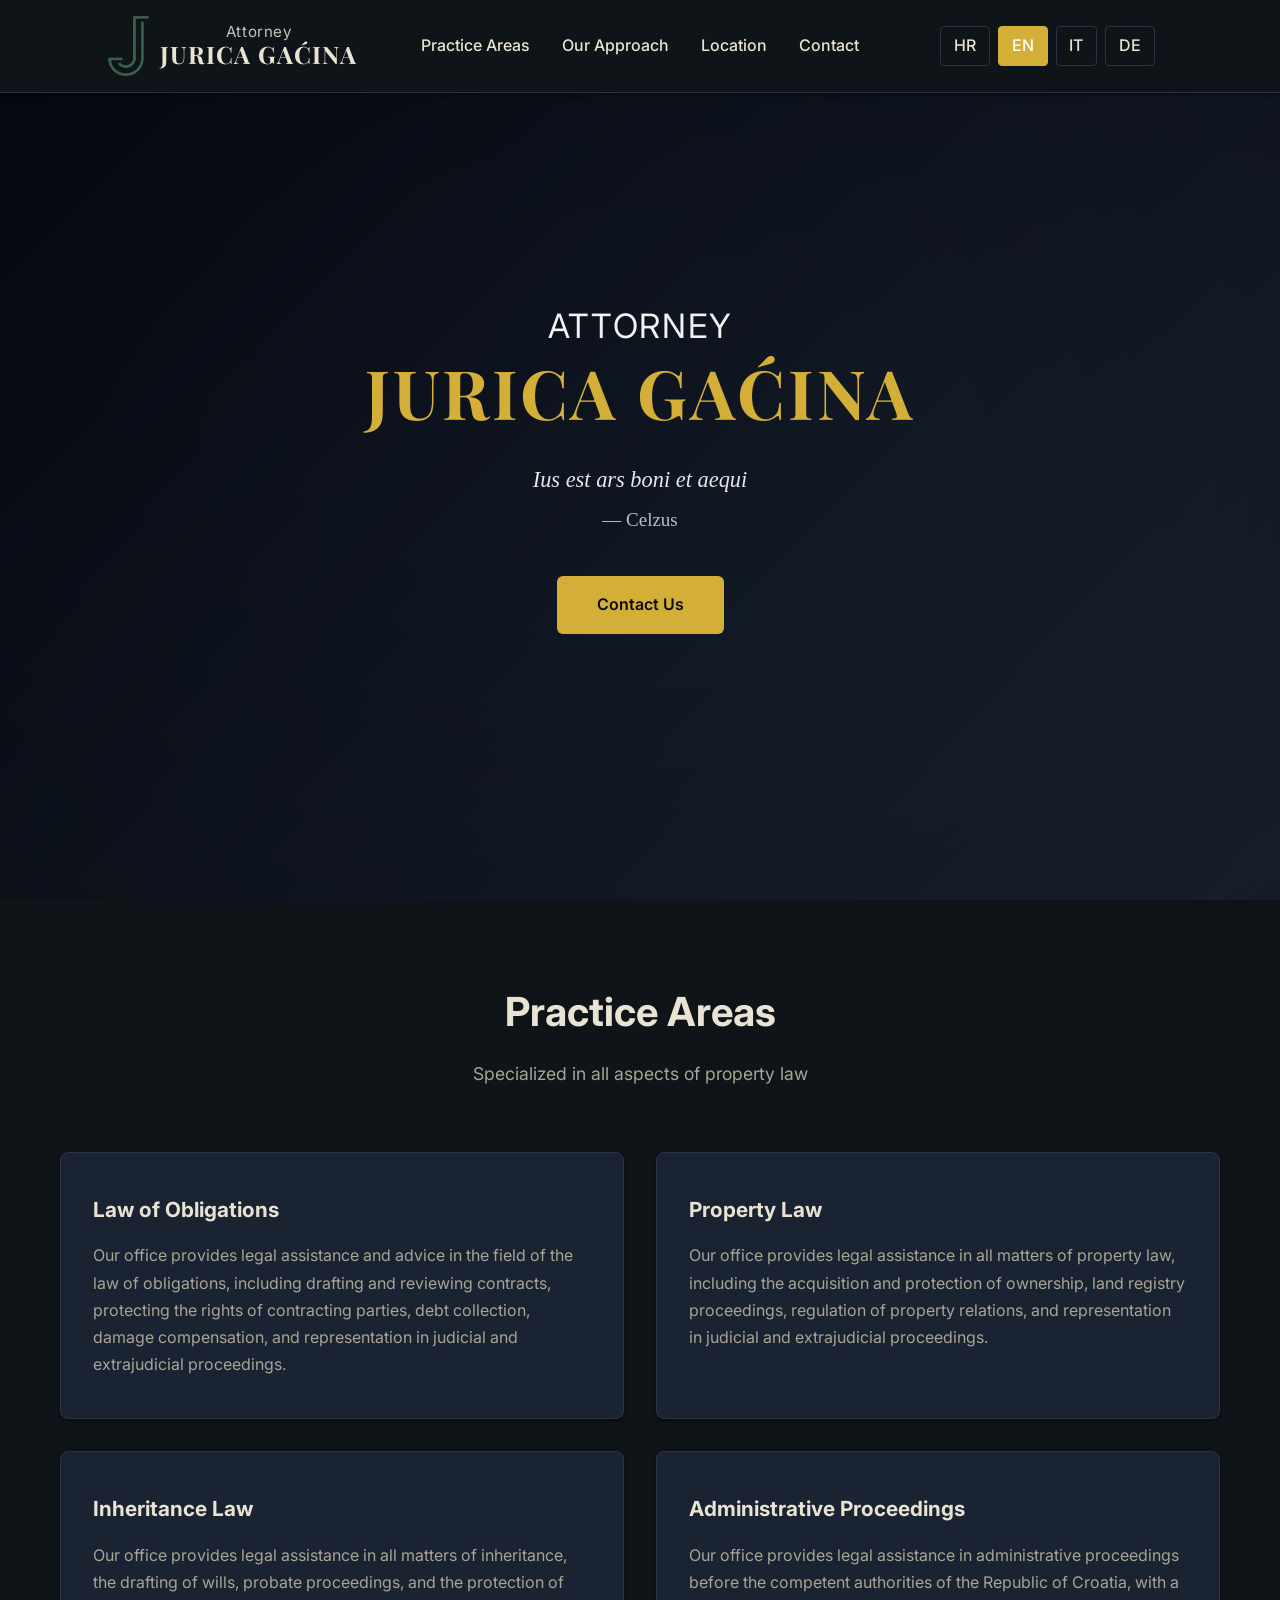
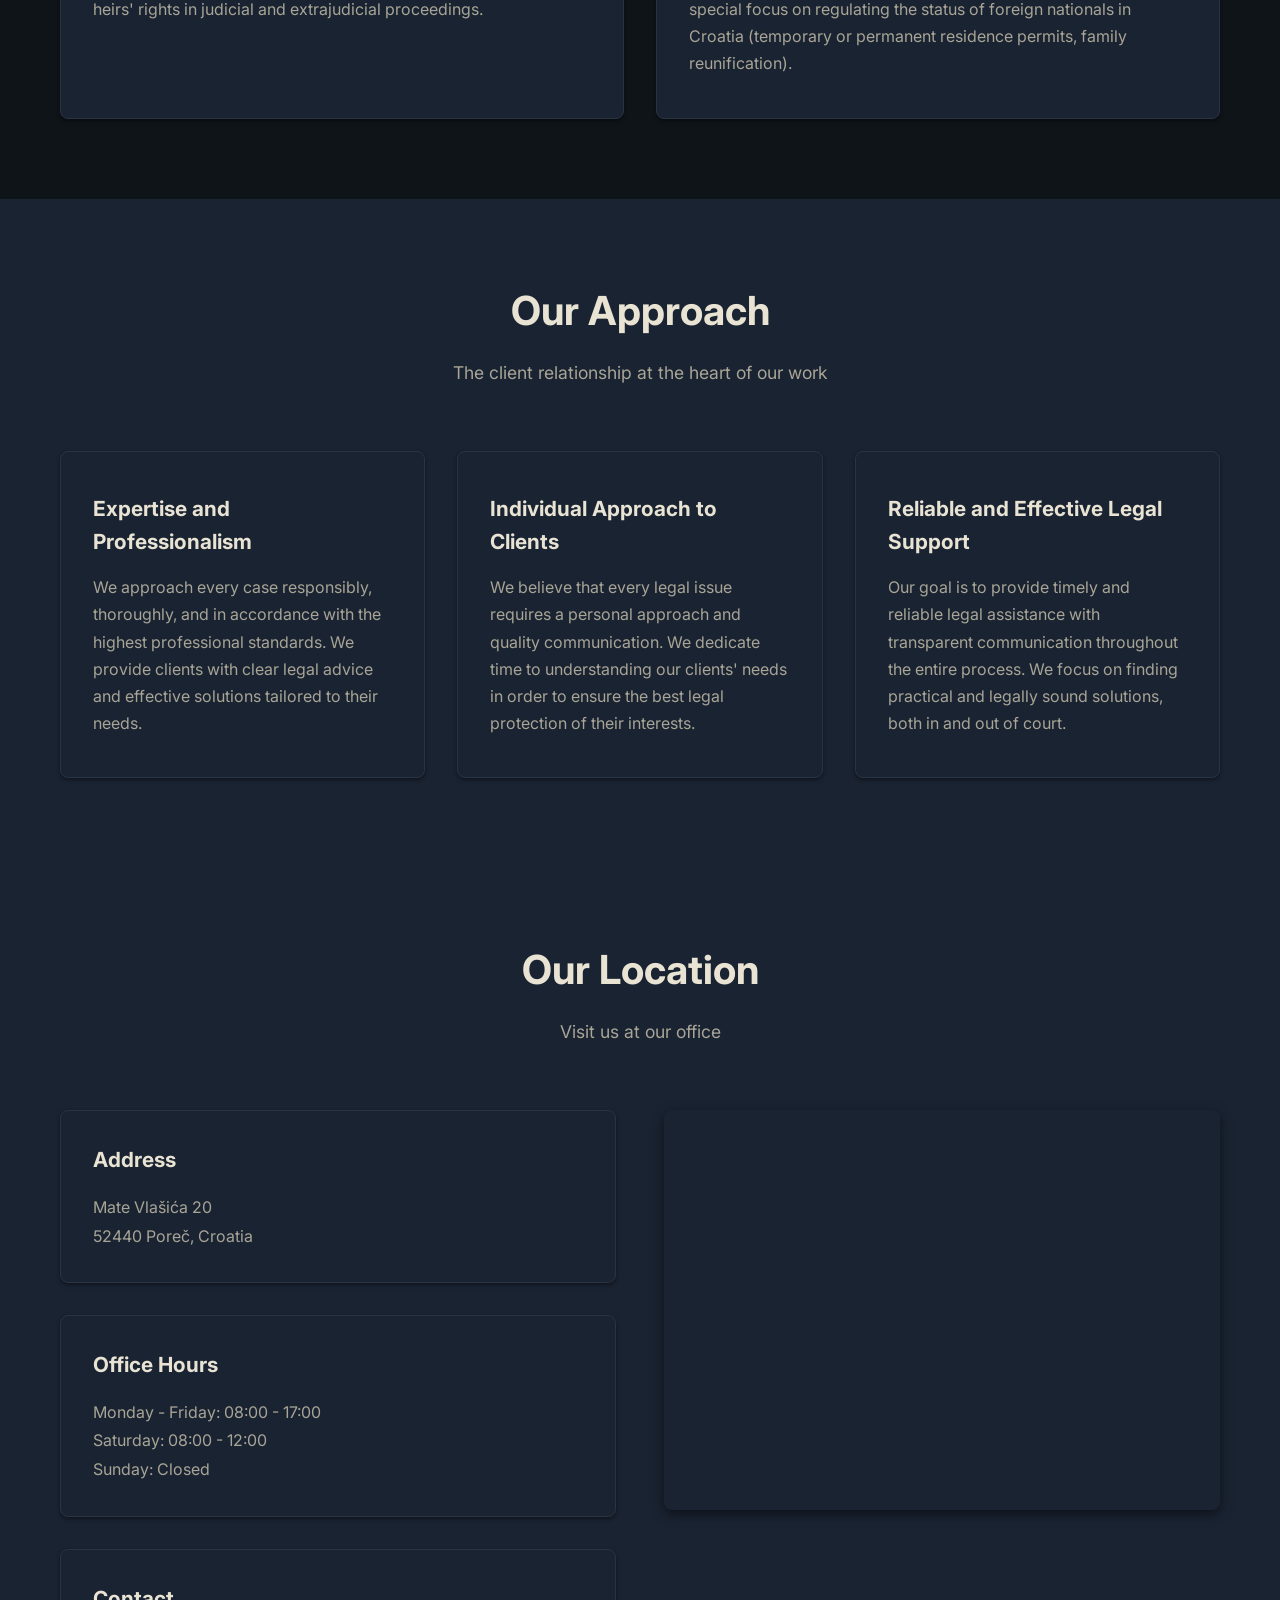
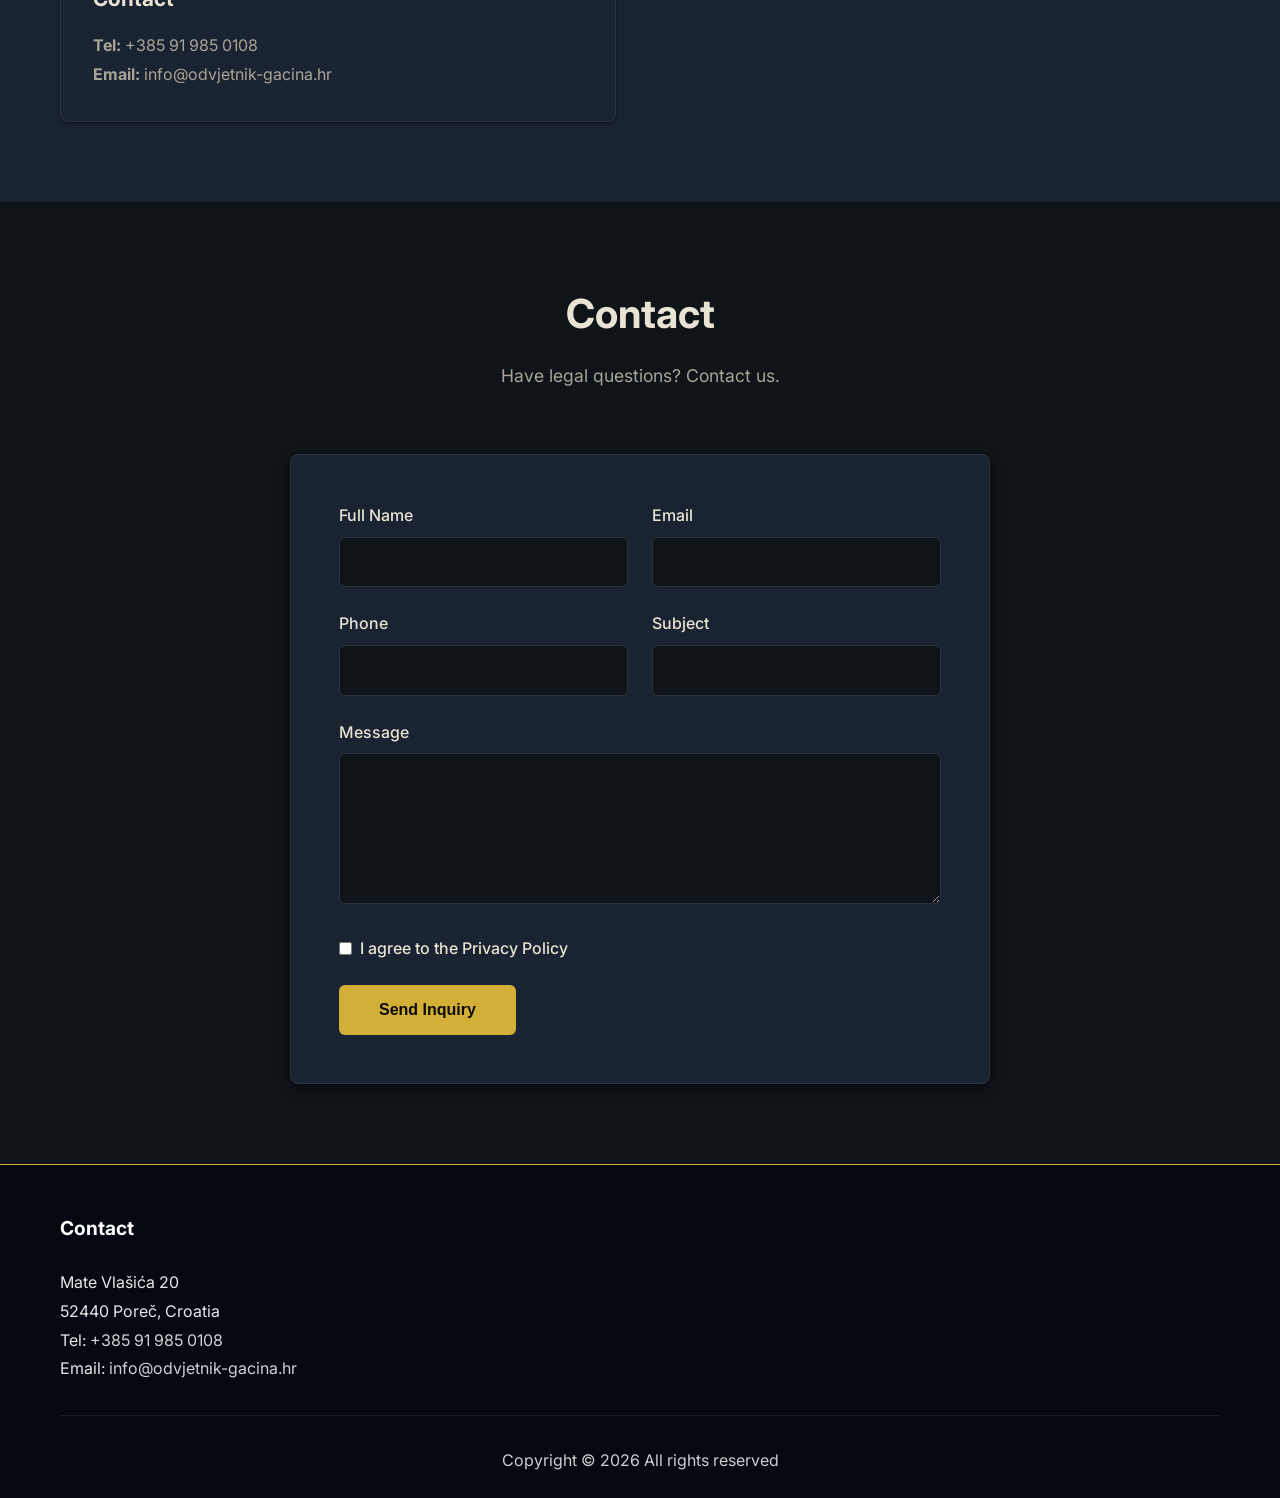
<file: en/index.html>
<!DOCTYPE html>
<!--
  SOURCE TEMPLATE — do not edit the generated index.html / en|it|de/index.html.
  Edit this file (structure) and translations.js (content), then run: node build.js
  Tokens ({{...}}) and every data-i18n element are filled in per language by build.js.
-->
<html lang="en" data-theme="midnight" data-presentation="true">
<head>
    <meta charset="UTF-8">
    <meta name="viewport" content="width=device-width, initial-scale=1.0">
    <title>Attorney in Poreč – Jurica Gaćina | Property Law</title>
    <meta name="description" content="Attorney in Poreč – Jurica Gaćina. Property law: real-estate transactions, inheritance, contracts and legal disputes.">
    <meta name="keywords" content="lawyer Poreč, attorney Poreč, lawyer Porec, lawyer in Poreč Croatia, property law Poreč, real estate lawyer Istria">
    <meta name="author" content="Jurica Gaćina">
    <meta name="robots" content="index, follow">
    <meta name="theme-color" content="#0f1821">
    <link rel="canonical" href="https://odvjetnik-gacina.hr/en/">

    <!-- Alternate language versions -->
    <link rel="alternate" hreflang="hr" href="https://odvjetnik-gacina.hr/">
    <link rel="alternate" hreflang="en" href="https://odvjetnik-gacina.hr/en/">
    <link rel="alternate" hreflang="it" href="https://odvjetnik-gacina.hr/it/">
    <link rel="alternate" hreflang="de" href="https://odvjetnik-gacina.hr/de/">
    <link rel="alternate" hreflang="x-default" href="https://odvjetnik-gacina.hr/">

    <!-- Open Graph (social sharing) -->
    <meta property="og:type" content="website">
    <meta property="og:site_name" content="Odvjetnik Jurica Gaćina">
    <meta property="og:title" content="Attorney in Poreč – Jurica Gaćina | Property Law">
    <meta property="og:description" content="Attorney in Poreč – Jurica Gaćina. Property law: real-estate transactions, inheritance, contracts and legal disputes.">
    <meta property="og:url" content="https://odvjetnik-gacina.hr/en/">
    <meta property="og:image" content="https://odvjetnik-gacina.hr/img/logo/FullLogo_Transparent_NoBuffer.png">
    <meta property="og:image:alt" content="Odvjetnik Jurica Gaćina">
    <meta property="og:locale" content="en_US">
    <meta property="og:locale:alternate" content="hr_HR">
    <meta property="og:locale:alternate" content="it_IT">
    <meta property="og:locale:alternate" content="de_DE">

    <!-- Twitter Card -->
    <meta name="twitter:card" content="summary">
    <meta name="twitter:title" content="Attorney in Poreč – Jurica Gaćina | Property Law">
    <meta name="twitter:description" content="Attorney in Poreč – Jurica Gaćina. Property law: real-estate transactions, inheritance, contracts and legal disputes.">
    <meta name="twitter:image" content="https://odvjetnik-gacina.hr/img/logo/FullLogo_Transparent_NoBuffer.png">

    <link rel="icon" type="image/png" href="/img/logo/FullLogo_Transparent_NoBuffer.png">
    <link rel="apple-touch-icon" href="/img/logo/FullLogo_Transparent_NoBuffer.png">
    <!-- Preload the self-hosted default name font so the name renders in Playfair
         on first paint (no fallback-to-Playfair swap). -->
    <link rel="preload" as="font" type="font/woff2" href="/fonts/playfair-display-700-latin.woff2" crossorigin>
    <link rel="preload" as="font" type="font/woff2" href="/fonts/playfair-display-700-latin-ext.woff2" crossorigin>
    <link rel="stylesheet" href="/styles.css">
    <link rel="preconnect" href="https://fonts.googleapis.com">
    <link rel="preconnect" href="https://fonts.gstatic.com" crossorigin>
    <link rel="preconnect" href="https://images.unsplash.com">
    <link href="https://fonts.googleapis.com/css2?family=Inter:wght@300;400;500;600;700&display=swap" rel="stylesheet">

    <!-- Structured data for local SEO (rich results in Google).
         NOTE: streetAddress, telephone, email and geo coordinates below are
         placeholders — replace them with the real office details. -->
    <script type="application/ld+json">
    {
      "@context": "https://schema.org",
      "@type": "Attorney",
      "@id": "https://odvjetnik-gacina.hr/#attorney",
      "name": "Odvjetnik Jurica Gaćina",
      "alternateName": "Odvjetnik Jurica Gacina",
      "url": "https://odvjetnik-gacina.hr/",
      "image": "https://odvjetnik-gacina.hr/img/logo/FullLogo_Transparent_NoBuffer.png",
      "logo": "https://odvjetnik-gacina.hr/img/logo/FullLogo_Transparent_NoBuffer.png",
      "description": "Attorney in Poreč – Jurica Gaćina. Property law: real-estate transactions, inheritance, contracts and legal disputes.",
      "inLanguage": "en",
      "telephone": "+385 91 985 0108",
      "email": "info@odvjetnik-gacina.hr",
      "priceRange": "$$",
      "knowsLanguage": ["hr", "en", "it", "de"],
      "address": {
        "@type": "PostalAddress",
        "streetAddress": "Mate Vlašića 20",
        "addressLocality": "Poreč",
        "addressRegion": "Istarska županija",
        "postalCode": "52440",
        "addressCountry": "HR"
      },
      "geo": {
        "@type": "GeoCoordinates",
        "latitude": 45.226900,
        "longitude": 13.594400
      },
      "hasMap": "https://maps.app.goo.gl/TrtcnzNDRiWtmMmXA",
      "areaServed": {
        "@type": "Country",
        "name": "Hrvatska"
      },
      "openingHoursSpecification": [
        {
          "@type": "OpeningHoursSpecification",
          "dayOfWeek": ["Monday", "Tuesday", "Wednesday", "Thursday", "Friday"],
          "opens": "08:00",
          "closes": "17:00"
        },
        {
          "@type": "OpeningHoursSpecification",
          "dayOfWeek": "Saturday",
          "opens": "08:00",
          "closes": "12:00"
        }
      ]
    }
    </script>
</head>
<body>
    <!-- Navigation -->
    <header class="site-header">
        <nav class="navbar" id="navbar">
            <div class="container">
                <div class="nav-content">
                    <a href="#home" class="logo">
                        <img class="logo-icon" src="/img/logo/FullLogo_Transparent_NoBuffer.png" alt="Jurica Gaćina logo" width="1280" height="1860" decoding="async">
                        <span class="logo-text">
                            <span class="logo-role">Attorney</span>
                            <span class="logo-name">Jurica Gaćina</span>
                        </span>
                    </a>
                    <div class="nav-right">
                        <ul class="nav-links">
                            <li><a href="#practice">Practice Areas</a></li>
                            <li><a href="#approach">Our Approach</a></li>
                            <li><a href="#location">Location</a></li>
                            <li><a href="#contact">Contact</a></li>
                        </ul>
                        <div class="language-switcher">
                            <a class="lang-btn" data-lang="hr" href="/">HR</a>
                            <a class="lang-btn active" data-lang="en" href="/en/">EN</a>
                            <a class="lang-btn" data-lang="it" href="/it/">IT</a>
                            <a class="lang-btn" data-lang="de" href="/de/">DE</a>
                        </div>
                        <select id="language-select" class="language-select" aria-label="Select language">
                            <option value="/" data-lang="hr">HR</option>
                            <option value="/en/" data-lang="en" selected>EN</option>
                            <option value="/it/" data-lang="it">IT</option>
                            <option value="/de/" data-lang="de">DE</option>
                        </select>
                        <button class="mobile-menu-toggle" aria-label="Toggle menu">
                            <span></span>
                            <span></span>
                            <span></span>
                        </button>
                    </div>
                </div>
            </div>
        </nav>
    </header>

    <!-- Hero Section -->
    <section id="home" class="hero">
        <div class="container">
            <div class="hero-content">
                <h1 class="hero-heading">
                    <span class="hero-title">Attorney</span>
                    <span class="hero-name">Jurica Gaćina</span>
                </h1>
                <p class="hero-quote">
                    <em>Ius est ars boni et aequi</em>
                    <span class="hero-quote-author">— Celzus</span>
                </p>
                <a href="#contact" class="btn btn-primary">Contact Us</a>
            </div>
        </div>
        <div class="hero-overlay"></div>
    </section>

    <!-- Practice Areas Section -->
    <section id="practice" class="section practice-section">
        <div class="container">
            <div class="section-header">
                <h2>Practice Areas</h2>
                <p>Specialized in all aspects of property law</p>
            </div>
            <div class="practice-grid">
                <div class="practice-card">
                    <h3>Law of Obligations</h3>
                    <p>Our office provides legal assistance and advice in the field of the law of obligations, including drafting and reviewing contracts, protecting the rights of contracting parties, debt collection, damage compensation, and representation in judicial and extrajudicial proceedings.</p>
                </div>
                <div class="practice-card">
                    <h3>Property Law</h3>
                    <p>Our office provides legal assistance in all matters of property law, including the acquisition and protection of ownership, land registry proceedings, regulation of property relations, and representation in judicial and extrajudicial proceedings.</p>
                </div>
                <div class="practice-card">
                    <h3>Inheritance Law</h3>
                    <p>Our office provides legal assistance in all matters of inheritance, the drafting of wills, probate proceedings, and the protection of heirs' rights in judicial and extrajudicial proceedings.</p>
                </div>
                <div class="practice-card">
                    <h3>Administrative Proceedings</h3>
                    <p>Our office provides legal assistance in administrative proceedings before the competent authorities of the Republic of Croatia, with a special focus on regulating the status of foreign nationals in Croatia (temporary or permanent residence permits, family reunification).</p>
                </div>
            </div>
        </div>
    </section>

    <!-- Approach Section -->
    <section id="approach" class="section approach-section">
        <div class="container">
            <div class="section-header">
                <h2>Our Approach</h2>
                <p>The client relationship at the heart of our work</p>
            </div>
            <div class="practice-grid">
                <div class="practice-card">
                    <h3>Expertise and Professionalism</h3>
                    <p>We approach every case responsibly, thoroughly, and in accordance with the highest professional standards. We provide clients with clear legal advice and effective solutions tailored to their needs.</p>
                </div>
                <div class="practice-card">
                    <h3>Individual Approach to Clients</h3>
                    <p>We believe that every legal issue requires a personal approach and quality communication. We dedicate time to understanding our clients' needs in order to ensure the best legal protection of their interests.</p>
                </div>
                <div class="practice-card">
                    <h3>Reliable and Effective Legal Support</h3>
                    <p>Our goal is to provide timely and reliable legal assistance with transparent communication throughout the entire process. We focus on finding practical and legally sound solutions, both in and out of court.</p>
                </div>
            </div>
        </div>
    </section>

    <!-- Location Section -->
    <section id="location" class="section location-section">
        <div class="container">
            <div class="section-header">
                <h2>Our Location</h2>
                <p>Visit us at our office</p>
            </div>
            <div class="location-content">
                <div class="location-info">
                    <div class="info-item">
                        <h3>Address</h3>
                        <p id="office-address">
                            Mate Vlašića 20<br>
                            52440 <span>Poreč</span>, <span>Croatia</span>
                        </p>
                    </div>
                    <div class="info-item">
                        <h3>Office Hours</h3>
                        <p id="office-hours">
                            <span>Monday - Friday: 08:00 - 17:00</span><br>
                            <span>Saturday: 08:00 - 12:00</span><br>
                            <span>Sunday: Closed</span>
                        </p>
                    </div>
                    <div class="info-item">
                        <h3>Contact</h3>
                        <p id="office-contact">
                            <strong>Tel:</strong> <a href="tel:+385919850108">+385 91 985 0108</a><br>
                            <strong>Email:</strong> <a href="mailto:info@odvjetnik-gacina.hr">info@odvjetnik-gacina.hr</a>
                        </p>
                    </div>
                </div>
                <div class="location-map">
                    <div class="map-placeholder">
                        <iframe
                            src="https://www.google.com/maps/embed?pb=!1m18!1m12!1m3!1d2703.7477061986474!2d13.602745275962153!3d45.23062684899321!2m3!1f0!2f0!3f0!3m2!1i1024!2i768!4f13.1!3m3!1m2!1s0x477c9700b0893361%3A0x5e7925adca3f9f8e!2sOdvjetnik%20Jurica%20Ga%C4%87ina!5e1!3m2!1sen!2shr!4v1781525818409!5m2!1sen!2shr"
                            width="100%"
                            height="400"
                            style="border:0;"
                            loading="lazy"
                            tabindex="-1"
                            aria-hidden="true"
                            referrerpolicy="no-referrer-when-downgrade">
                        </iframe>
                        <a class="map-overlay" href="https://maps.app.goo.gl/iYdJqwgYqQkV1yTT7" target="_blank" rel="noopener">
                            <span class="sr-only">Open location in Google Maps</span>
                        </a>
                    </div>
                </div>
            </div>
        </div>
    </section>

    <!-- Contact Section -->
    <section id="contact" class="section contact-section">
        <div class="container">
            <div class="section-header">
                <h2>Contact</h2>
                <p>Have legal questions? Contact us.</p>
            </div>
            <div class="contact-content">
                <form id="contact-form" class="contact-form">
                    <div class="form-row">
                        <div class="form-group">
                            <label for="name">Full Name</label>
                            <input type="text" id="name" name="name" required>
                        </div>
                        <div class="form-group">
                            <label for="email">Email</label>
                            <input type="email" id="email" name="email" required>
                        </div>
                    </div>
                    <div class="form-row">
                        <div class="form-group">
                            <label for="phone">Phone</label>
                            <input type="tel" id="phone" name="phone">
                        </div>
                        <div class="form-group">
                            <label for="subject">Subject</label>
                            <input type="text" id="subject" name="subject" required>
                        </div>
                    </div>
                    <div class="form-group">
                        <label for="message">Message</label>
                        <textarea id="message" name="message" rows="6" required></textarea>
                    </div>
                    <div class="form-group checkbox-group">
                        <label>
                            <input type="checkbox" id="privacy" name="privacy" required>
                            <span>I agree to the Privacy Policy</span>
                        </label>
                    </div>
                    <button type="submit" class="btn btn-primary">Send Inquiry</button>
                    <div id="form-message" class="form-message"></div>
                </form>
            </div>
        </div>
    </section>

    <!-- Footer -->
    <footer class="footer">
        <div class="container">
            <div class="footer-content">
                <div class="footer-col">
                    <h4>Contact</h4>
                    <p>
                        Mate Vlašića 20<br>
                        52440 <span>Poreč</span>, <span>Croatia</span><br>
                        Tel: <a href="tel:+385919850108">+385 91 985 0108</a><br>
                        Email: <a href="mailto:info@odvjetnik-gacina.hr">info@odvjetnik-gacina.hr</a>
                    </p>
                </div>
            </div>
            <div class="footer-bottom">
                <p>Copyright © <span id="current-year"></span> <span>All rights reserved</span></p>
            </div>
        </div>
    </footer>

    <script src="/app.js"></script>
</body>
</html>
</file>
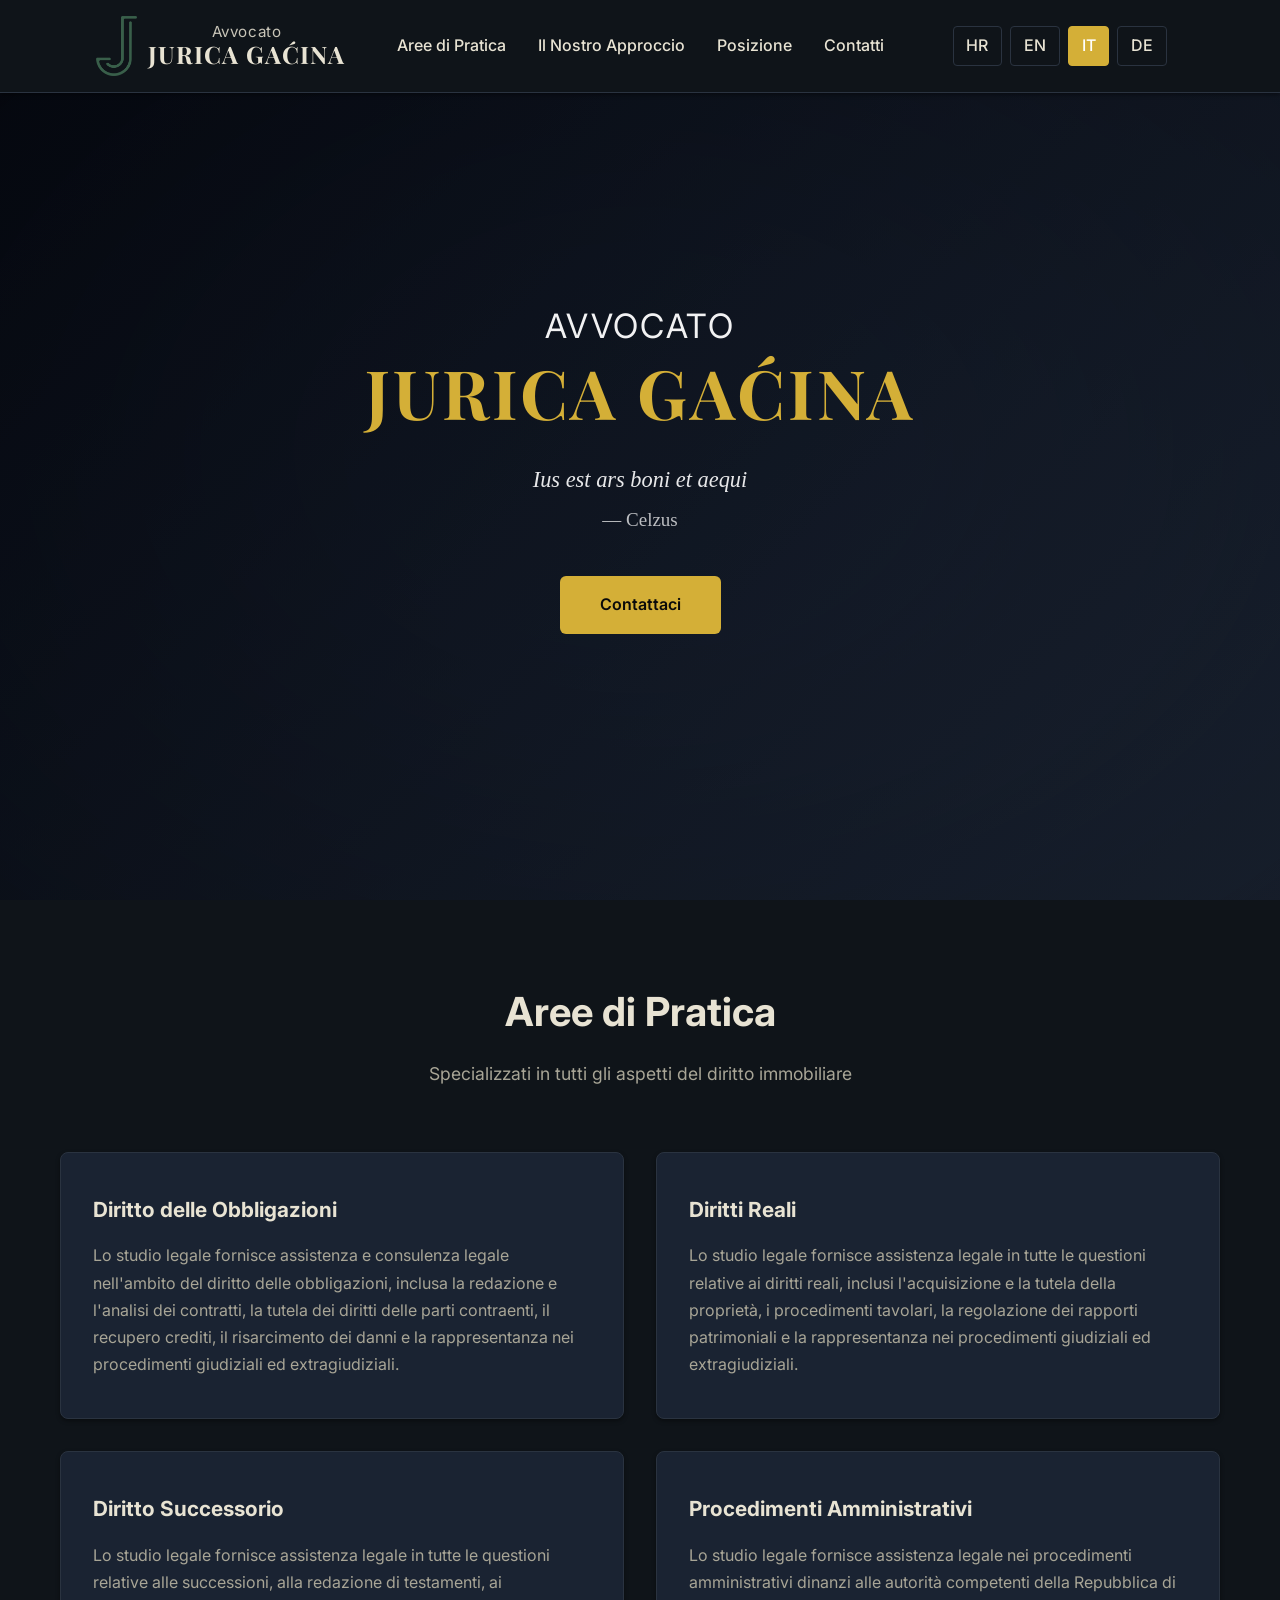
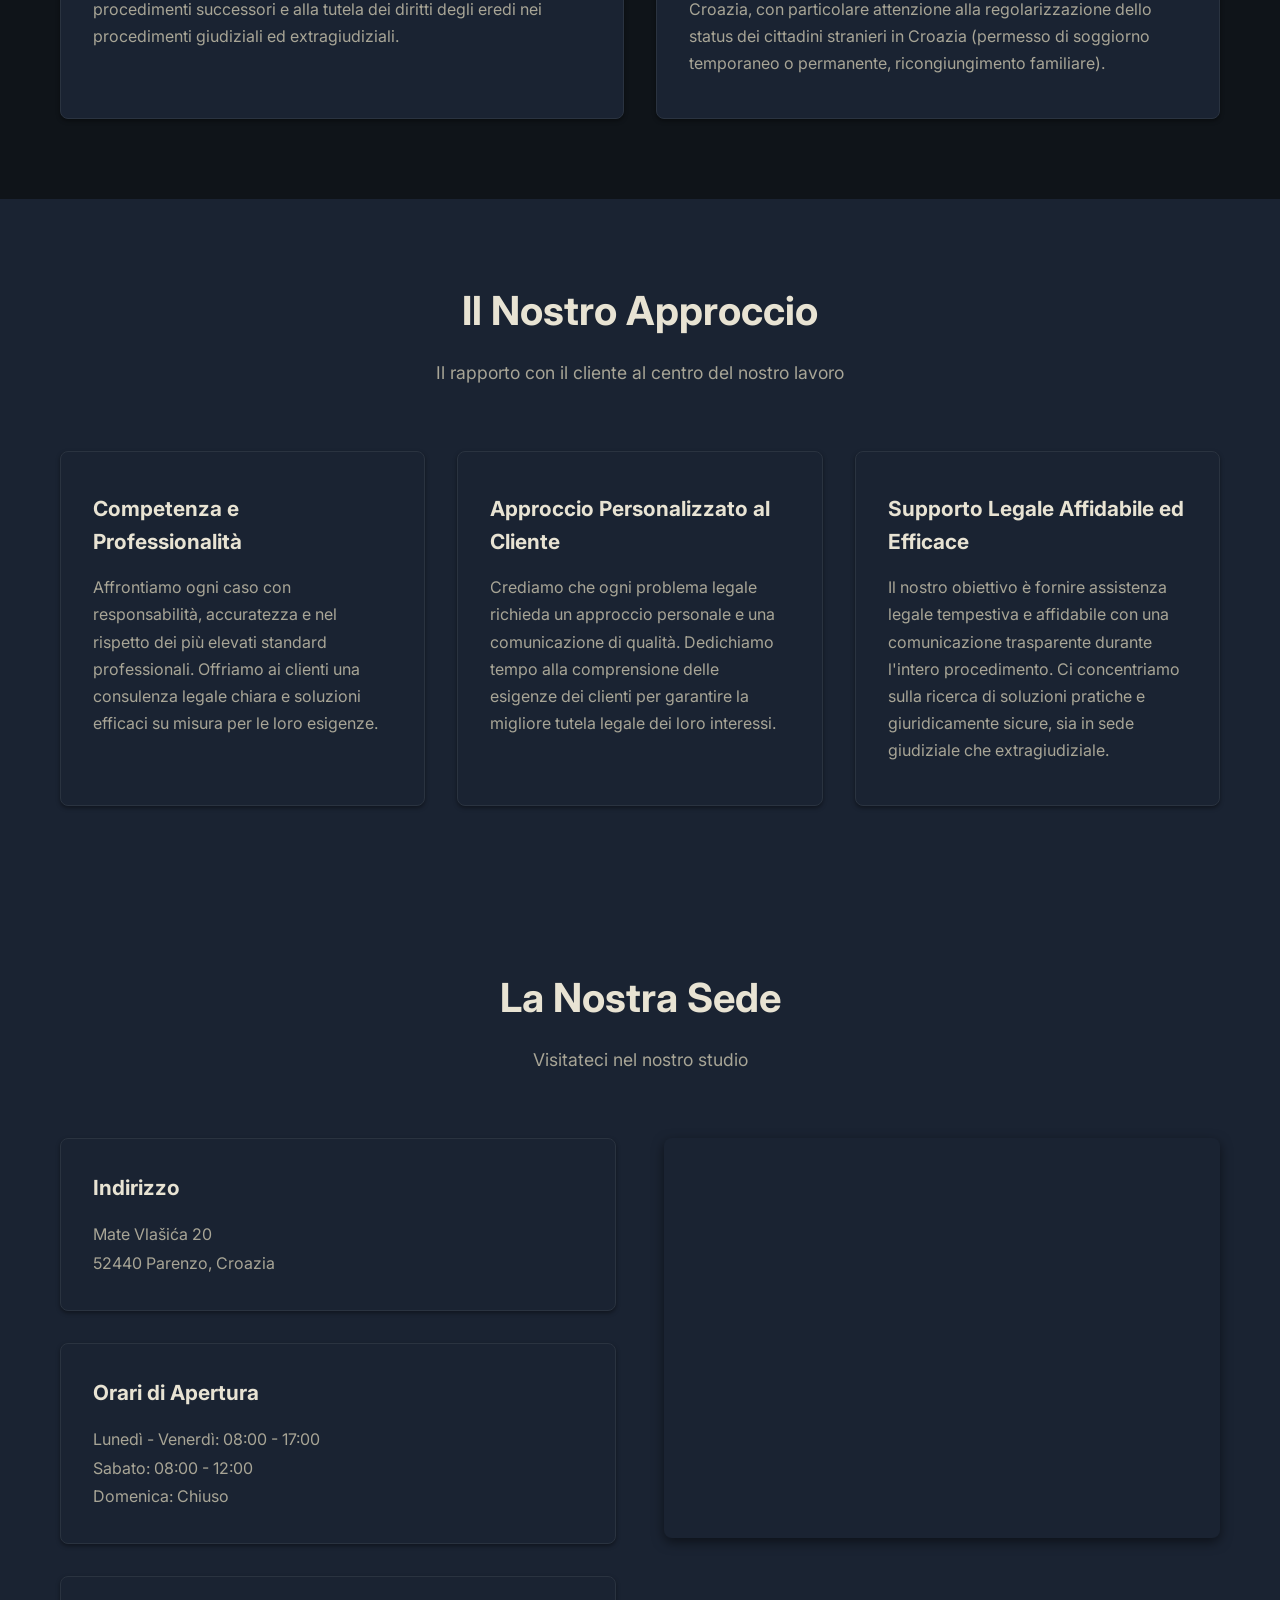
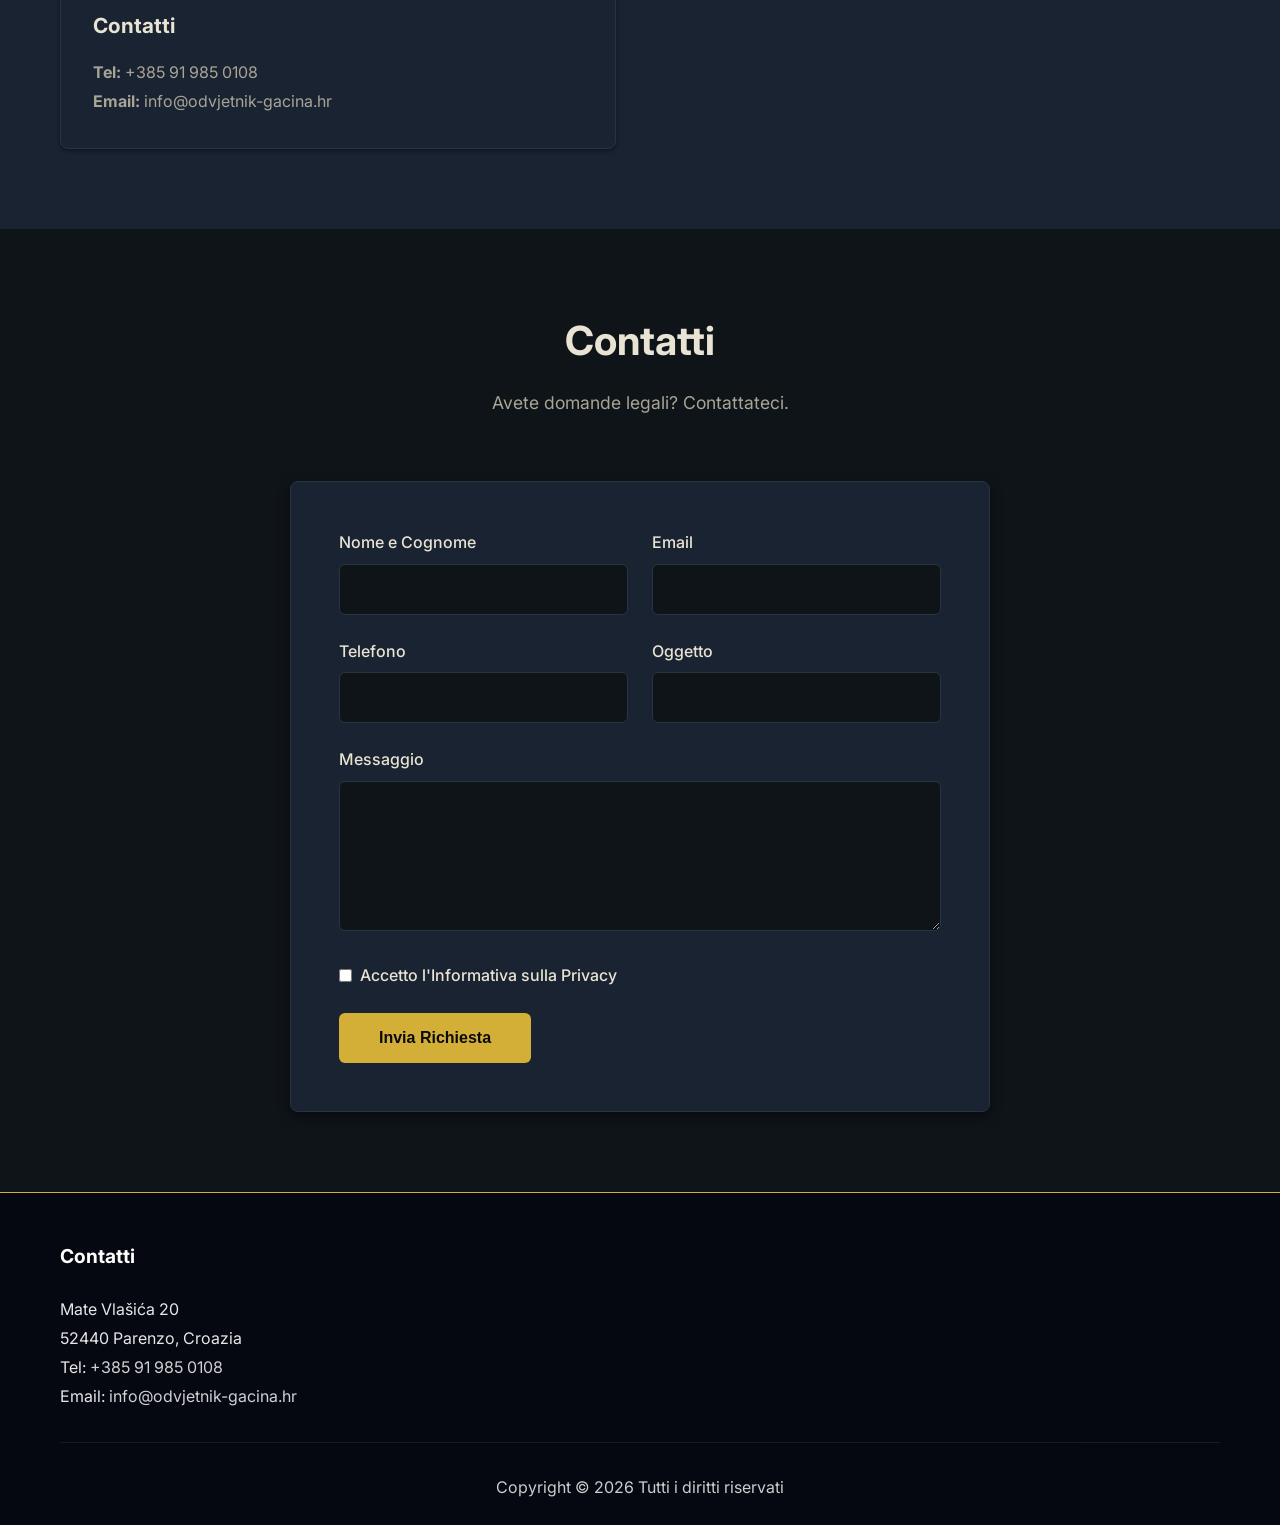
<file: it/index.html>
<!DOCTYPE html>
<!--
  SOURCE TEMPLATE — do not edit the generated index.html / en|it|de/index.html.
  Edit this file (structure) and translations.js (content), then run: node build.js
  Tokens ({{...}}) and every data-i18n element are filled in per language by build.js.
-->
<html lang="it" data-theme="midnight" data-presentation="true">
<head>
    <meta charset="UTF-8">
    <meta name="viewport" content="width=device-width, initial-scale=1.0">
    <title>Avvocato a Parenzo – Jurica Gaćina | Diritto immobiliare</title>
    <meta name="description" content="Avvocato a Parenzo (Poreč) – Jurica Gaćina. Diritto immobiliare: compravendite, successioni, contratti e controversie.">
    <meta name="keywords" content="avvocato Parenzo, avvocato Poreč, avvocato Porec, avvocato Croazia Istria, diritto immobiliare Parenzo">
    <meta name="author" content="Jurica Gaćina">
    <meta name="robots" content="index, follow">
    <meta name="theme-color" content="#0f1821">
    <link rel="canonical" href="https://odvjetnik-gacina.hr/it/">

    <!-- Alternate language versions -->
    <link rel="alternate" hreflang="hr" href="https://odvjetnik-gacina.hr/">
    <link rel="alternate" hreflang="en" href="https://odvjetnik-gacina.hr/en/">
    <link rel="alternate" hreflang="it" href="https://odvjetnik-gacina.hr/it/">
    <link rel="alternate" hreflang="de" href="https://odvjetnik-gacina.hr/de/">
    <link rel="alternate" hreflang="x-default" href="https://odvjetnik-gacina.hr/">

    <!-- Open Graph (social sharing) -->
    <meta property="og:type" content="website">
    <meta property="og:site_name" content="Odvjetnik Jurica Gaćina">
    <meta property="og:title" content="Avvocato a Parenzo – Jurica Gaćina | Diritto immobiliare">
    <meta property="og:description" content="Avvocato a Parenzo (Poreč) – Jurica Gaćina. Diritto immobiliare: compravendite, successioni, contratti e controversie.">
    <meta property="og:url" content="https://odvjetnik-gacina.hr/it/">
    <meta property="og:image" content="https://odvjetnik-gacina.hr/img/logo/FullLogo_Transparent_NoBuffer.png">
    <meta property="og:image:alt" content="Odvjetnik Jurica Gaćina">
    <meta property="og:locale" content="it_IT">
    <meta property="og:locale:alternate" content="hr_HR">
    <meta property="og:locale:alternate" content="en_US">
    <meta property="og:locale:alternate" content="de_DE">

    <!-- Twitter Card -->
    <meta name="twitter:card" content="summary">
    <meta name="twitter:title" content="Avvocato a Parenzo – Jurica Gaćina | Diritto immobiliare">
    <meta name="twitter:description" content="Avvocato a Parenzo (Poreč) – Jurica Gaćina. Diritto immobiliare: compravendite, successioni, contratti e controversie.">
    <meta name="twitter:image" content="https://odvjetnik-gacina.hr/img/logo/FullLogo_Transparent_NoBuffer.png">

    <link rel="icon" type="image/png" href="/img/logo/FullLogo_Transparent_NoBuffer.png">
    <link rel="apple-touch-icon" href="/img/logo/FullLogo_Transparent_NoBuffer.png">
    <!-- Preload the self-hosted default name font so the name renders in Playfair
         on first paint (no fallback-to-Playfair swap). -->
    <link rel="preload" as="font" type="font/woff2" href="/fonts/playfair-display-700-latin.woff2" crossorigin>
    <link rel="preload" as="font" type="font/woff2" href="/fonts/playfair-display-700-latin-ext.woff2" crossorigin>
    <link rel="stylesheet" href="/styles.css">
    <link rel="preconnect" href="https://fonts.googleapis.com">
    <link rel="preconnect" href="https://fonts.gstatic.com" crossorigin>
    <link rel="preconnect" href="https://images.unsplash.com">
    <link href="https://fonts.googleapis.com/css2?family=Inter:wght@300;400;500;600;700&display=swap" rel="stylesheet">

    <!-- Structured data for local SEO (rich results in Google).
         NOTE: streetAddress, telephone, email and geo coordinates below are
         placeholders — replace them with the real office details. -->
    <script type="application/ld+json">
    {
      "@context": "https://schema.org",
      "@type": "Attorney",
      "@id": "https://odvjetnik-gacina.hr/#attorney",
      "name": "Odvjetnik Jurica Gaćina",
      "alternateName": "Odvjetnik Jurica Gacina",
      "url": "https://odvjetnik-gacina.hr/",
      "image": "https://odvjetnik-gacina.hr/img/logo/FullLogo_Transparent_NoBuffer.png",
      "logo": "https://odvjetnik-gacina.hr/img/logo/FullLogo_Transparent_NoBuffer.png",
      "description": "Avvocato a Parenzo (Poreč) – Jurica Gaćina. Diritto immobiliare: compravendite, successioni, contratti e controversie.",
      "inLanguage": "it",
      "telephone": "+385 91 985 0108",
      "email": "info@odvjetnik-gacina.hr",
      "priceRange": "$$",
      "knowsLanguage": ["hr", "en", "it", "de"],
      "address": {
        "@type": "PostalAddress",
        "streetAddress": "Mate Vlašića 20",
        "addressLocality": "Poreč",
        "addressRegion": "Istarska županija",
        "postalCode": "52440",
        "addressCountry": "HR"
      },
      "geo": {
        "@type": "GeoCoordinates",
        "latitude": 45.226900,
        "longitude": 13.594400
      },
      "hasMap": "https://maps.app.goo.gl/TrtcnzNDRiWtmMmXA",
      "areaServed": {
        "@type": "Country",
        "name": "Hrvatska"
      },
      "openingHoursSpecification": [
        {
          "@type": "OpeningHoursSpecification",
          "dayOfWeek": ["Monday", "Tuesday", "Wednesday", "Thursday", "Friday"],
          "opens": "08:00",
          "closes": "17:00"
        },
        {
          "@type": "OpeningHoursSpecification",
          "dayOfWeek": "Saturday",
          "opens": "08:00",
          "closes": "12:00"
        }
      ]
    }
    </script>
</head>
<body>
    <!-- Navigation -->
    <header class="site-header">
        <nav class="navbar" id="navbar">
            <div class="container">
                <div class="nav-content">
                    <a href="#home" class="logo">
                        <img class="logo-icon" src="/img/logo/FullLogo_Transparent_NoBuffer.png" alt="Jurica Gaćina logo" width="1280" height="1860" decoding="async">
                        <span class="logo-text">
                            <span class="logo-role">Avvocato</span>
                            <span class="logo-name">Jurica Gaćina</span>
                        </span>
                    </a>
                    <div class="nav-right">
                        <ul class="nav-links">
                            <li><a href="#practice">Aree di Pratica</a></li>
                            <li><a href="#approach">Il Nostro Approccio</a></li>
                            <li><a href="#location">Posizione</a></li>
                            <li><a href="#contact">Contatti</a></li>
                        </ul>
                        <div class="language-switcher">
                            <a class="lang-btn" data-lang="hr" href="/">HR</a>
                            <a class="lang-btn" data-lang="en" href="/en/">EN</a>
                            <a class="lang-btn active" data-lang="it" href="/it/">IT</a>
                            <a class="lang-btn" data-lang="de" href="/de/">DE</a>
                        </div>
                        <select id="language-select" class="language-select" aria-label="Select language">
                            <option value="/" data-lang="hr">HR</option>
                            <option value="/en/" data-lang="en">EN</option>
                            <option value="/it/" data-lang="it" selected>IT</option>
                            <option value="/de/" data-lang="de">DE</option>
                        </select>
                        <button class="mobile-menu-toggle" aria-label="Toggle menu">
                            <span></span>
                            <span></span>
                            <span></span>
                        </button>
                    </div>
                </div>
            </div>
        </nav>
    </header>

    <!-- Hero Section -->
    <section id="home" class="hero">
        <div class="container">
            <div class="hero-content">
                <h1 class="hero-heading">
                    <span class="hero-title">Avvocato</span>
                    <span class="hero-name">Jurica Gaćina</span>
                </h1>
                <p class="hero-quote">
                    <em>Ius est ars boni et aequi</em>
                    <span class="hero-quote-author">— Celzus</span>
                </p>
                <a href="#contact" class="btn btn-primary">Contattaci</a>
            </div>
        </div>
        <div class="hero-overlay"></div>
    </section>

    <!-- Practice Areas Section -->
    <section id="practice" class="section practice-section">
        <div class="container">
            <div class="section-header">
                <h2>Aree di Pratica</h2>
                <p>Specializzati in tutti gli aspetti del diritto immobiliare</p>
            </div>
            <div class="practice-grid">
                <div class="practice-card">
                    <h3>Diritto delle Obbligazioni</h3>
                    <p>Lo studio legale fornisce assistenza e consulenza legale nell'ambito del diritto delle obbligazioni, inclusa la redazione e l'analisi dei contratti, la tutela dei diritti delle parti contraenti, il recupero crediti, il risarcimento dei danni e la rappresentanza nei procedimenti giudiziali ed extragiudiziali.</p>
                </div>
                <div class="practice-card">
                    <h3>Diritti Reali</h3>
                    <p>Lo studio legale fornisce assistenza legale in tutte le questioni relative ai diritti reali, inclusi l'acquisizione e la tutela della proprietà, i procedimenti tavolari, la regolazione dei rapporti patrimoniali e la rappresentanza nei procedimenti giudiziali ed extragiudiziali.</p>
                </div>
                <div class="practice-card">
                    <h3>Diritto Successorio</h3>
                    <p>Lo studio legale fornisce assistenza legale in tutte le questioni relative alle successioni, alla redazione di testamenti, ai procedimenti successori e alla tutela dei diritti degli eredi nei procedimenti giudiziali ed extragiudiziali.</p>
                </div>
                <div class="practice-card">
                    <h3>Procedimenti Amministrativi</h3>
                    <p>Lo studio legale fornisce assistenza legale nei procedimenti amministrativi dinanzi alle autorità competenti della Repubblica di Croazia, con particolare attenzione alla regolarizzazione dello status dei cittadini stranieri in Croazia (permesso di soggiorno temporaneo o permanente, ricongiungimento familiare).</p>
                </div>
            </div>
        </div>
    </section>

    <!-- Approach Section -->
    <section id="approach" class="section approach-section">
        <div class="container">
            <div class="section-header">
                <h2>Il Nostro Approccio</h2>
                <p>Il rapporto con il cliente al centro del nostro lavoro</p>
            </div>
            <div class="practice-grid">
                <div class="practice-card">
                    <h3>Competenza e Professionalità</h3>
                    <p>Affrontiamo ogni caso con responsabilità, accuratezza e nel rispetto dei più elevati standard professionali. Offriamo ai clienti una consulenza legale chiara e soluzioni efficaci su misura per le loro esigenze.</p>
                </div>
                <div class="practice-card">
                    <h3>Approccio Personalizzato al Cliente</h3>
                    <p>Crediamo che ogni problema legale richieda un approccio personale e una comunicazione di qualità. Dedichiamo tempo alla comprensione delle esigenze dei clienti per garantire la migliore tutela legale dei loro interessi.</p>
                </div>
                <div class="practice-card">
                    <h3>Supporto Legale Affidabile ed Efficace</h3>
                    <p>Il nostro obiettivo è fornire assistenza legale tempestiva e affidabile con una comunicazione trasparente durante l'intero procedimento. Ci concentriamo sulla ricerca di soluzioni pratiche e giuridicamente sicure, sia in sede giudiziale che extragiudiziale.</p>
                </div>
            </div>
        </div>
    </section>

    <!-- Location Section -->
    <section id="location" class="section location-section">
        <div class="container">
            <div class="section-header">
                <h2>La Nostra Sede</h2>
                <p>Visitateci nel nostro studio</p>
            </div>
            <div class="location-content">
                <div class="location-info">
                    <div class="info-item">
                        <h3>Indirizzo</h3>
                        <p id="office-address">
                            Mate Vlašića 20<br>
                            52440 <span>Parenzo</span>, <span>Croazia</span>
                        </p>
                    </div>
                    <div class="info-item">
                        <h3>Orari di Apertura</h3>
                        <p id="office-hours">
                            <span>Lunedì - Venerdì: 08:00 - 17:00</span><br>
                            <span>Sabato: 08:00 - 12:00</span><br>
                            <span>Domenica: Chiuso</span>
                        </p>
                    </div>
                    <div class="info-item">
                        <h3>Contatti</h3>
                        <p id="office-contact">
                            <strong>Tel:</strong> <a href="tel:+385919850108">+385 91 985 0108</a><br>
                            <strong>Email:</strong> <a href="mailto:info@odvjetnik-gacina.hr">info@odvjetnik-gacina.hr</a>
                        </p>
                    </div>
                </div>
                <div class="location-map">
                    <div class="map-placeholder">
                        <iframe
                            src="https://www.google.com/maps/embed?pb=!1m18!1m12!1m3!1d2703.7477061986474!2d13.602745275962153!3d45.23062684899321!2m3!1f0!2f0!3f0!3m2!1i1024!2i768!4f13.1!3m3!1m2!1s0x477c9700b0893361%3A0x5e7925adca3f9f8e!2sOdvjetnik%20Jurica%20Ga%C4%87ina!5e1!3m2!1sen!2shr!4v1781525818409!5m2!1sen!2shr"
                            width="100%"
                            height="400"
                            style="border:0;"
                            loading="lazy"
                            tabindex="-1"
                            aria-hidden="true"
                            referrerpolicy="no-referrer-when-downgrade">
                        </iframe>
                        <a class="map-overlay" href="https://maps.app.goo.gl/iYdJqwgYqQkV1yTT7" target="_blank" rel="noopener">
                            <span class="sr-only">Apri la posizione in Google Maps</span>
                        </a>
                    </div>
                </div>
            </div>
        </div>
    </section>

    <!-- Contact Section -->
    <section id="contact" class="section contact-section">
        <div class="container">
            <div class="section-header">
                <h2>Contatti</h2>
                <p>Avete domande legali? Contattateci.</p>
            </div>
            <div class="contact-content">
                <form id="contact-form" class="contact-form">
                    <div class="form-row">
                        <div class="form-group">
                            <label for="name">Nome e Cognome</label>
                            <input type="text" id="name" name="name" required>
                        </div>
                        <div class="form-group">
                            <label for="email">Email</label>
                            <input type="email" id="email" name="email" required>
                        </div>
                    </div>
                    <div class="form-row">
                        <div class="form-group">
                            <label for="phone">Telefono</label>
                            <input type="tel" id="phone" name="phone">
                        </div>
                        <div class="form-group">
                            <label for="subject">Oggetto</label>
                            <input type="text" id="subject" name="subject" required>
                        </div>
                    </div>
                    <div class="form-group">
                        <label for="message">Messaggio</label>
                        <textarea id="message" name="message" rows="6" required></textarea>
                    </div>
                    <div class="form-group checkbox-group">
                        <label>
                            <input type="checkbox" id="privacy" name="privacy" required>
                            <span>Accetto l'Informativa sulla Privacy</span>
                        </label>
                    </div>
                    <button type="submit" class="btn btn-primary">Invia Richiesta</button>
                    <div id="form-message" class="form-message"></div>
                </form>
            </div>
        </div>
    </section>

    <!-- Footer -->
    <footer class="footer">
        <div class="container">
            <div class="footer-content">
                <div class="footer-col">
                    <h4>Contatti</h4>
                    <p>
                        Mate Vlašića 20<br>
                        52440 <span>Parenzo</span>, <span>Croazia</span><br>
                        Tel: <a href="tel:+385919850108">+385 91 985 0108</a><br>
                        Email: <a href="mailto:info@odvjetnik-gacina.hr">info@odvjetnik-gacina.hr</a>
                    </p>
                </div>
            </div>
            <div class="footer-bottom">
                <p>Copyright © <span id="current-year"></span> <span>Tutti i diritti riservati</span></p>
            </div>
        </div>
    </footer>

    <script src="/app.js"></script>
</body>
</html>
</file>
<file: styles.css>
/* ===========================
   CSS Variables & Reset
   =========================== */
:root {
    --primary-color: #2c3e50;
    --secondary-color: #34495e;
    --accent-color: #3498db;
    --text-dark: #2c3e50;
    --text-light: #5a6373;
    --hero-name-color: var(--accent-color);
    --name-font: 'Playfair Display', serif;
    --hero-blur: 3px;
    --bg-light: #ecf0f1;
    --bg-white: #ffffff;
    --border-color: #dfe6e9;
    --success-color: #27ae60;
    --error-color: #e74c3c;
    --transition: all 0.3s ease;
    --shadow-sm: 0 2px 4px rgba(0,0,0,0.1);
    --shadow-md: 0 4px 12px rgba(0,0,0,0.1);
    --shadow-lg: 0 8px 24px rgba(0,0,0,0.15);
}

* {
    margin: 0;
    padding: 0;
    box-sizing: border-box;
}

html {
    scroll-behavior: smooth;
    font-size: 16px;
}

/* Self-hosted Playfair Display 700 — the default lawyer-name font. Preloaded in
   the <head> and declared here (latin + latin-ext cover "Jurica Gaćina") so the
   name paints in its final font with no flash/swap. font-display: block keeps it
   from ever showing a serif fallback; the preload makes that window invisible. */
@font-face {
    font-family: 'Playfair Display';
    font-style: normal;
    font-weight: 700;
    font-display: block;
    src: url(fonts/playfair-display-700-latin-ext.woff2) format('woff2');
    unicode-range: U+0100-02BA, U+02BD-02C5, U+02C7-02CC, U+02CE-02D7, U+02DD-02FF, U+0304, U+0308, U+0329, U+1D00-1DBF, U+1E00-1E9F, U+1EF2-1EFF, U+2020, U+20A0-20AB, U+20AD-20C0, U+2113, U+2C60-2C7F, U+A720-A7FF;
}

@font-face {
    font-family: 'Playfair Display';
    font-style: normal;
    font-weight: 700;
    font-display: block;
    src: url(fonts/playfair-display-700-latin.woff2) format('woff2');
    unicode-range: U+0000-00FF, U+0131, U+0152-0153, U+02BB-02BC, U+02C6, U+02DA, U+02DC, U+0304, U+0308, U+0329, U+2000-206F, U+20AC, U+2122, U+2191, U+2193, U+2212, U+2215, U+FEFF, U+FFFD;
}

body {
    font-family: 'Inter', -apple-system, BlinkMacSystemFont, 'Segoe UI', sans-serif;
    line-height: 1.6;
    color: var(--text-dark);
    background: var(--bg-white);
    overflow-x: hidden;
}

.container {
    max-width: 1200px;
    margin: 0 auto;
    padding: 0 20px;
}

/* ===========================
   Navigation
   =========================== */
.site-header {
    position: fixed;
    top: 0;
    left: 0;
    right: 0;
    z-index: 1000;
}

.navbar {
    background: var(--bg-white);
    box-shadow: var(--shadow-sm);
    transition: var(--transition);
}

.navbar.scrolled {
    box-shadow: var(--shadow-md);
}

.nav-content {
    display: flex;
    justify-content: space-between;
    align-items: center;
    gap: 2.5rem;
    padding: 1rem 0;
}

.logo {
    display: inline-flex;
    align-items: center;
    gap: 0.7rem;
    color: var(--primary-color);
    text-decoration: none;
    transition: var(--transition);
}

.logo-icon {
    height: 60px;
    width: auto;
    flex-shrink: 0;
    object-fit: contain;
}

.logo-text {
    display: inline-flex;
    flex-direction: column;
    line-height: 1.15;
}

.logo-role {
    font-size: 0.95rem;
    font-weight: 400;
    letter-spacing: 0.04em;
    opacity: 0.85;
    align-self: center;
}

.logo-name {
    font-size: 1.5rem;
    font-weight: 700;
    white-space: nowrap;
    text-transform: uppercase;
    letter-spacing: 0.04em;
    font-family: var(--name-font, inherit);
}

.hero-name {
    text-transform: uppercase;
    letter-spacing: 0.04em;
}

.hero-name {
    font-family: var(--name-font, inherit);
}

.logo:hover {
    color: var(--accent-color);
}

.nav-right {
    display: flex;
    align-items: center;
    gap: 2rem;
}

.nav-links {
    display: flex;
    list-style: none;
    gap: 2rem;
}

.nav-links a {
    color: var(--text-dark);
    text-decoration: none;
    font-weight: 500;
    transition: var(--transition);
    position: relative;
    white-space: nowrap;
}

.nav-links a::after {
    content: '';
    position: absolute;
    bottom: -5px;
    left: 0;
    width: 0;
    height: 2px;
    background: var(--accent-color);
    transition: var(--transition);
}

.nav-links a:hover::after {
    width: 100%;
}

.language-switcher {
    display: flex;
    gap: 0.5rem;
}

.lang-btn {
    padding: 0.4rem 0.8rem;
    border: 1px solid var(--border-color);
    background: transparent;
    color: var(--text-dark);
    cursor: pointer;
    border-radius: 4px;
    font-weight: 500;
    text-decoration: none;
    transition: var(--transition);
}

.lang-btn:hover {
    border-color: var(--accent-color);
    color: var(--accent-color);
}

.lang-btn.active {
    background: var(--accent-color);
    color: white;
    border-color: var(--accent-color);
}

.language-select {
    display: none;
    padding: 0.4rem 0.6rem;
    border: 1px solid var(--border-color);
    background: transparent;
    color: var(--text-dark);
    cursor: pointer;
    border-radius: 4px;
    font-weight: 500;
    font-family: inherit;
    font-size: 0.95rem;
    transition: var(--transition);
}

.language-select:hover,
.language-select:focus {
    border-color: var(--accent-color);
    outline: none;
}

/* The native options popup defaults to a white system background; pin theme
   colors so the letters stay readable (otherwise light text on white). */
.language-select option {
    background: var(--bg-white);
    color: var(--text-dark);
}

.mobile-menu-toggle {
    display: none;
    flex-direction: column;
    gap: 4px;
    background: none;
    border: none;
    cursor: pointer;
    padding: 0.5rem;
}

.mobile-menu-toggle span {
    width: 25px;
    height: 3px;
    background: var(--text-dark);
    transition: var(--transition);
}

/* ===========================
   Hero Section
   =========================== */
.hero {
    position: relative;
    min-height: 100vh;
    display: flex;
    align-items: center;
    justify-content: center;
    background: linear-gradient(135deg, var(--primary-color) 0%, var(--secondary-color) 100%);
    color: white;
    text-align: center;
    padding: 120px 20px 80px;
    overflow: hidden;
}

.hero-overlay {
    position: absolute;
    inset: -20px;
    background-image: url('https://images.unsplash.com/photo-1618771623063-6c3faa854a61?w=1920&q=80&auto=format');
    background-size: cover;
    background-position: center;
    filter: blur(var(--hero-blur, 0px)) saturate(1.1);
    opacity: 0.45;
    pointer-events: none;
    z-index: 0;
}

.hero::after {
    content: '';
    position: absolute;
    inset: 0;
    background: linear-gradient(135deg, var(--primary-color) 0%, var(--secondary-color) 100%);
    opacity: 0.65;
    pointer-events: none;
    z-index: 1;
}

.hero::before {
    content: '';
    position: absolute;
    inset: 0;
    background: radial-gradient(ellipse at center, transparent 30%, rgba(0, 0, 0, 0.45) 100%);
    pointer-events: none;
    z-index: 1;
}

.hero .container {
    position: relative;
    z-index: 2;
}

.hero-content {
    position: relative;
    z-index: 2;
    max-width: 800px;
}

/* The hero heading wraps the role + name in a single <h1> for SEO; the inner
   spans keep their original block layout. */
.hero-heading {
    margin: 0;
    font-weight: inherit;
}

.hero-title {
    display: block;
    font-size: clamp(1.4rem, 3.15vw, 2.1rem);
    font-weight: 400;
    margin-bottom: 0.5rem;
    line-height: 1.2;
    letter-spacing: 0.05em;
    text-transform: uppercase;
    opacity: 0.95;
}

.hero-name {
    display: block;
    font-size: clamp(2.5rem, 6.5vw, 4.25rem);
    font-weight: 700;
    margin-bottom: 2rem;
    line-height: 1.1;
    color: var(--hero-name-color, var(--accent-color));
}

.hero-quote {
    font-family: Georgia, 'Times New Roman', serif;
    font-size: clamp(1.1rem, 2vw, 1.4rem);
    margin-bottom: 2.5rem;
    opacity: 0.9;
    font-weight: 300;
}

.hero-quote em {
    font-style: italic;
}

.hero-quote-author {
    display: block;
    margin-top: 0.5rem;
    font-size: 0.85em;
    opacity: 0.8;
    font-style: normal;
}

/* ===========================
   Buttons
   =========================== */
.btn {
    display: inline-block;
    padding: 1rem 2.5rem;
    text-decoration: none;
    border-radius: 6px;
    font-weight: 600;
    transition: var(--transition);
    border: none;
    cursor: pointer;
    font-size: 1rem;
}

.btn-primary {
    background: var(--accent-color);
    color: white;
}

.btn-primary:hover {
    background: #2980b9;
    transform: translateY(-2px);
    box-shadow: var(--shadow-md);
}

/* ===========================
   Sections
   =========================== */
.section {
    padding: 80px 20px;
}

.section-header {
    text-align: center;
    margin-bottom: 4rem;
}

.section-header h2 {
    font-size: clamp(2rem, 4vw, 2.5rem);
    color: var(--primary-color);
    margin-bottom: 1rem;
}

.section-header p {
    font-size: 1.1rem;
    color: var(--text-light);
    max-width: 600px;
    margin: 0 auto;
}

/* ===========================
   Practice Areas Section
   =========================== */
.practice-grid {
    display: grid;
    grid-template-columns: repeat(auto-fit, minmax(280px, 1fr));
    gap: 2rem;
}

/* Practice Areas has 4 cards — pin it to two columns so they render as a
   balanced 2 x 2 grid instead of auto-fit's lopsided 3 + 1 at wide widths. */
.practice-section .practice-grid {
    grid-template-columns: repeat(2, 1fr);
}

.practice-card {
    background: white;
    padding: 2.5rem 2rem;
    border-radius: 8px;
    box-shadow: var(--shadow-sm);
    transition: var(--transition);
    border-top: 3px solid transparent;
}

.practice-card:hover {
    transform: translateY(-5px);
    box-shadow: var(--shadow-lg);
    border-top-color: var(--accent-color);
}

.practice-card h3 {
    font-size: 1.3rem;
    color: var(--primary-color);
    margin-bottom: 1rem;
}

.practice-card p {
    color: var(--text-light);
    line-height: 1.7;
}

/* ===========================
   Approach Section
   (reuses .practice-grid / .practice-card for consistent theming)
   =========================== */
.approach-section {
    background: var(--bg-light);
}

/* ===========================
   Location Section
   =========================== */
.location-section {
    background: var(--bg-light);
}

.location-content {
    display: grid;
    grid-template-columns: 1fr 1fr;
    gap: 3rem;
    align-items: start;
}

.location-info {
    display: flex;
    flex-direction: column;
    gap: 2rem;
}

.info-item {
    background: white;
    padding: 2rem;
    border-radius: 8px;
    box-shadow: var(--shadow-sm);
}

.info-item h3 {
    color: var(--primary-color);
    margin-bottom: 1rem;
    font-size: 1.3rem;
}

.info-item p {
    color: var(--text-light);
    line-height: 1.8;
}

.info-item a {
    color: inherit;
    text-decoration: none;
    transition: var(--transition);
}

.info-item a:hover {
    color: var(--accent-color);
}

.location-map {
    position: sticky;
    top: 100px;
}

.map-placeholder {
    position: relative;
    border-radius: 8px;
    overflow: hidden;
    box-shadow: var(--shadow-md);
}

.map-placeholder iframe {
    display: block;
    pointer-events: none;
}

/* Transparent overlay turns the (non-interactive) map into one link that opens
   Google Maps; the iframe underneath can't be dragged, zoomed or focused. */
.map-overlay {
    position: absolute;
    inset: 0;
    cursor: pointer;
}

.sr-only {
    position: absolute;
    width: 1px;
    height: 1px;
    padding: 0;
    margin: -1px;
    overflow: hidden;
    clip: rect(0, 0, 0, 0);
    white-space: nowrap;
    border: 0;
}

/* ===========================
   Contact Section
   =========================== */
.contact-form {
    max-width: 700px;
    margin: 0 auto;
    background: white;
    padding: 3rem;
    border-radius: 8px;
    box-shadow: var(--shadow-md);
}

.form-row {
    display: grid;
    grid-template-columns: 1fr 1fr;
    gap: 1.5rem;
}

.form-group {
    margin-bottom: 1.5rem;
}

.form-group label {
    display: block;
    margin-bottom: 0.5rem;
    color: var(--text-dark);
    font-weight: 500;
}

.form-group input,
.form-group textarea {
    width: 100%;
    padding: 0.9rem;
    border: 1px solid var(--border-color);
    border-radius: 6px;
    font-family: inherit;
    font-size: 1rem;
    transition: var(--transition);
}

.form-group input:focus,
.form-group textarea:focus {
    outline: none;
    border-color: var(--accent-color);
    box-shadow: 0 0 0 3px rgba(52, 152, 219, 0.1);
}

.checkbox-group label {
    display: flex;
    align-items: center;
    gap: 0.5rem;
    cursor: pointer;
}

.checkbox-group input[type="checkbox"] {
    width: auto;
    cursor: pointer;
}

.form-message {
    margin-top: 1rem;
    padding: 1rem;
    border-radius: 6px;
    display: none;
    font-weight: 500;
}

.form-message.success {
    display: block;
    background: #d4edda;
    color: #155724;
    border: 1px solid #c3e6cb;
}

.form-message.error {
    display: block;
    background: #f8d7da;
    color: #721c24;
    border: 1px solid #f5c6cb;
}

/* ===========================
   Footer
   =========================== */
.footer {
    background: var(--primary-color);
    color: white;
    padding: 3rem 20px 1.5rem;
}

.footer-content {
    display: grid;
    grid-template-columns: repeat(auto-fit, minmax(250px, 1fr));
    gap: 3rem;
    margin-bottom: 2rem;
}

.footer-col h4 {
    margin-bottom: 1.5rem;
    font-size: 1.2rem;
}

.footer-col p {
    line-height: 1.8;
    opacity: 0.9;
}

.footer-col ul {
    list-style: none;
}

.footer-col ul li {
    margin-bottom: 0.8rem;
}

.footer-col a {
    color: white;
    text-decoration: none;
    opacity: 0.9;
    transition: var(--transition);
}

.footer-col a:hover {
    opacity: 1;
    color: var(--accent-color);
}

.footer-bottom {
    text-align: center;
    padding-top: 2rem;
    border-top: 1px solid rgba(255, 255, 255, 0.1);
    opacity: 0.8;
}

/* ===========================
   Navbar layout (logo · nav-links · language, split into thirds on desktop)
   =========================== */
[data-presentation="true"] .nav-content {
    display: grid;
    grid-template-columns: 1fr 1fr 1fr;
    gap: 1rem;
}

[data-presentation="true"] .nav-right {
    display: contents;
}

[data-presentation="true"] .logo {
    justify-self: center;
    align-items: center;
}

[data-presentation="true"] .nav-links {
    justify-self: center;
}

[data-presentation="true"] .language-switcher {
    justify-self: center;
}

/* ===========================
   Responsive Design
   =========================== */
@media (max-width: 968px) {
    .nav-links {
        display: none;
    }

    .nav-links.active {
        display: flex;
        flex-direction: column;
        position: absolute;
        top: 100%;
        left: 0;
        right: 0;
        /* Override presentation mode's justify-self:center, which would shrink
           and center this absolutely-positioned panel in the header. Stretch it
           to the full header width so it drops straight down under the bar. */
        justify-self: stretch;
        background: var(--bg-white);
        padding: 0.5rem 0;
        gap: 0;
        box-shadow: var(--shadow-md);
        border-top: 1px solid var(--border-color);
    }

    .nav-links.active li {
        list-style: none;
    }

    .nav-links.active a {
        display: block;
        padding: 0.85rem 1.5rem;
        color: var(--text-dark);
    }

    .nav-links.active a::after {
        display: none;
    }

    .nav-links.active a:hover {
        background: var(--bg-light);
        color: var(--accent-color);
    }

    .mobile-menu-toggle {
        display: flex;
    }

    /* Replace language buttons with a compact dropdown on mobile */
    .language-switcher {
        display: none;
    }

    .language-select {
        display: inline-block;
    }

    .nav-content {
        gap: 1rem;
    }

    /* Presentation mode lays the navbar out as a 3-column grid (logo | links |
       language) for desktop. On mobile the links and language buttons collapse
       into the hamburger + dropdown, so revert to the normal flex layout: logo
       on the left, the dropdown and hamburger grouped flush against the right
       edge (and the dropdown sized to its content rather than stretched). */
    [data-presentation="true"] .nav-content,
    [data-presentation="true"] .nav-right {
        display: flex;
    }

    /* Animate hamburger into X when active */
    .mobile-menu-toggle.active span:nth-child(1) {
        transform: translateY(7px) rotate(45deg);
    }

    .mobile-menu-toggle.active span:nth-child(2) {
        opacity: 0;
    }

    .mobile-menu-toggle.active span:nth-child(3) {
        transform: translateY(-7px) rotate(-45deg);
    }

    .location-content {
        grid-template-columns: 1fr;
    }

    .location-map {
        position: static;
    }
}

@media (max-width: 768px) {
    .hero {
        padding: 100px 20px 60px;
        min-height: 80vh;
    }

    .section {
        padding: 60px 20px;
    }

    .section-header {
        margin-bottom: 2.5rem;
    }

    .form-row {
        grid-template-columns: 1fr;
        gap: 0;
    }

    .contact-form {
        padding: 2rem 1.5rem;
    }

    .practice-grid,
    .practice-section .practice-grid {
        grid-template-columns: 1fr;
    }
}

@media (max-width: 480px) {
    .nav-content {
        gap: 0.75rem;
    }

    .nav-right {
        gap: 0.75rem;
    }

    .logo {
        gap: 0.4rem;
    }

    .logo-icon {
        height: 44px;
    }

    .logo-name {
        font-size: 1.15rem;
    }

    .logo-role {
        font-size: 0.8rem;
    }

    .language-switcher {
        gap: 0.25rem;
    }

    .lang-btn {
        padding: 0.25rem 0.5rem;
        font-size: 0.85rem;
    }
}

@media (max-width: 380px) {
    .logo-text {
        display: none;
    }
}

/* ===========================
   Theme: Midnight Court (the site's fixed theme)
   =========================== */
[data-theme="midnight"] {
    --primary-color: #050810;
    --secondary-color: #1a2332;
    --accent-color: #d4af37;
    --text-dark: #e8e3d3;
    --text-light: #a8a596;
    --bg-light: #1a2332;
    --bg-white: #0f1419;
    --border-color: #2a3340;
    --success-color: #d4af37;
    --error-color: #e57373;
    --shadow-sm: 0 2px 4px rgba(0, 0, 0, 0.4);
    --shadow-md: 0 4px 12px rgba(0, 0, 0, 0.5);
    --shadow-lg: 0 8px 24px rgba(212, 175, 55, 0.15);
}

[data-theme="midnight"] body { background: var(--bg-white); }
[data-theme="midnight"] .navbar {
    background: var(--bg-white);
    border-bottom: 1px solid var(--border-color);
}
[data-theme="midnight"] .practice-card,
[data-theme="midnight"] .info-item,
[data-theme="midnight"] .contact-form {
    background: var(--bg-light);
    border: 1px solid var(--border-color);
}
[data-theme="midnight"] .form-group input,
[data-theme="midnight"] .form-group textarea {
    background: var(--bg-white);
    color: var(--text-dark);
}
[data-theme="midnight"] .btn-primary {
    background: var(--accent-color);
    color: #0a0a0a;
}
[data-theme="midnight"] .btn-primary:hover { background: #b8941f; }
[data-theme="midnight"] .form-message.success {
    background: #1a1a05;
    color: var(--accent-color);
    border-color: var(--accent-color);
}
[data-theme="midnight"] .form-message.error {
    background: #1f0a0a;
    color: #ff8888;
    border-color: #5a2020;
}
[data-theme="midnight"] .footer {
    border-top: 1px solid var(--accent-color);
}

/* Headings normally use --primary-color for text; on the dark theme that's
   near-black on a dark bg, so override to the light --text-dark. */
[data-theme="midnight"] .logo,
[data-theme="midnight"] .section-header h2,
[data-theme="midnight"] .practice-card h3,
[data-theme="midnight"] .info-item h3 {
    color: var(--text-dark);
}
</file>
